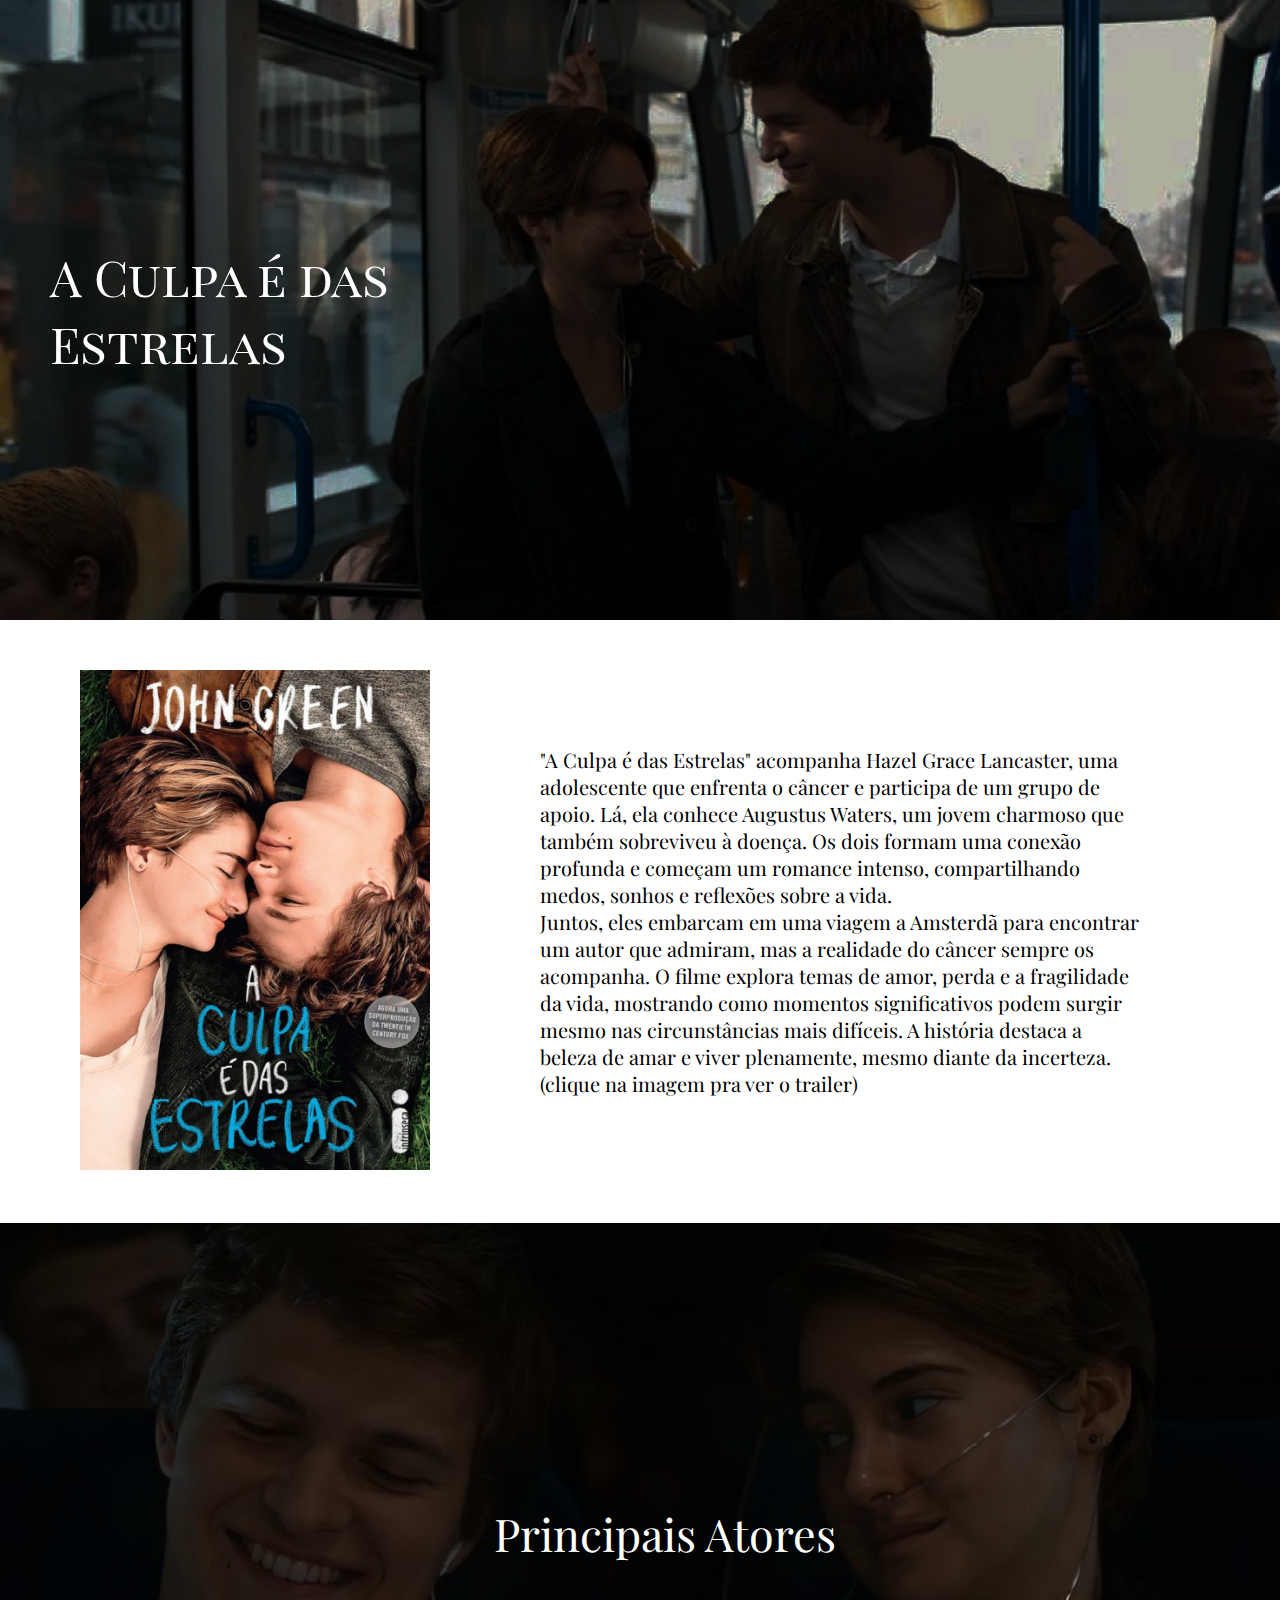
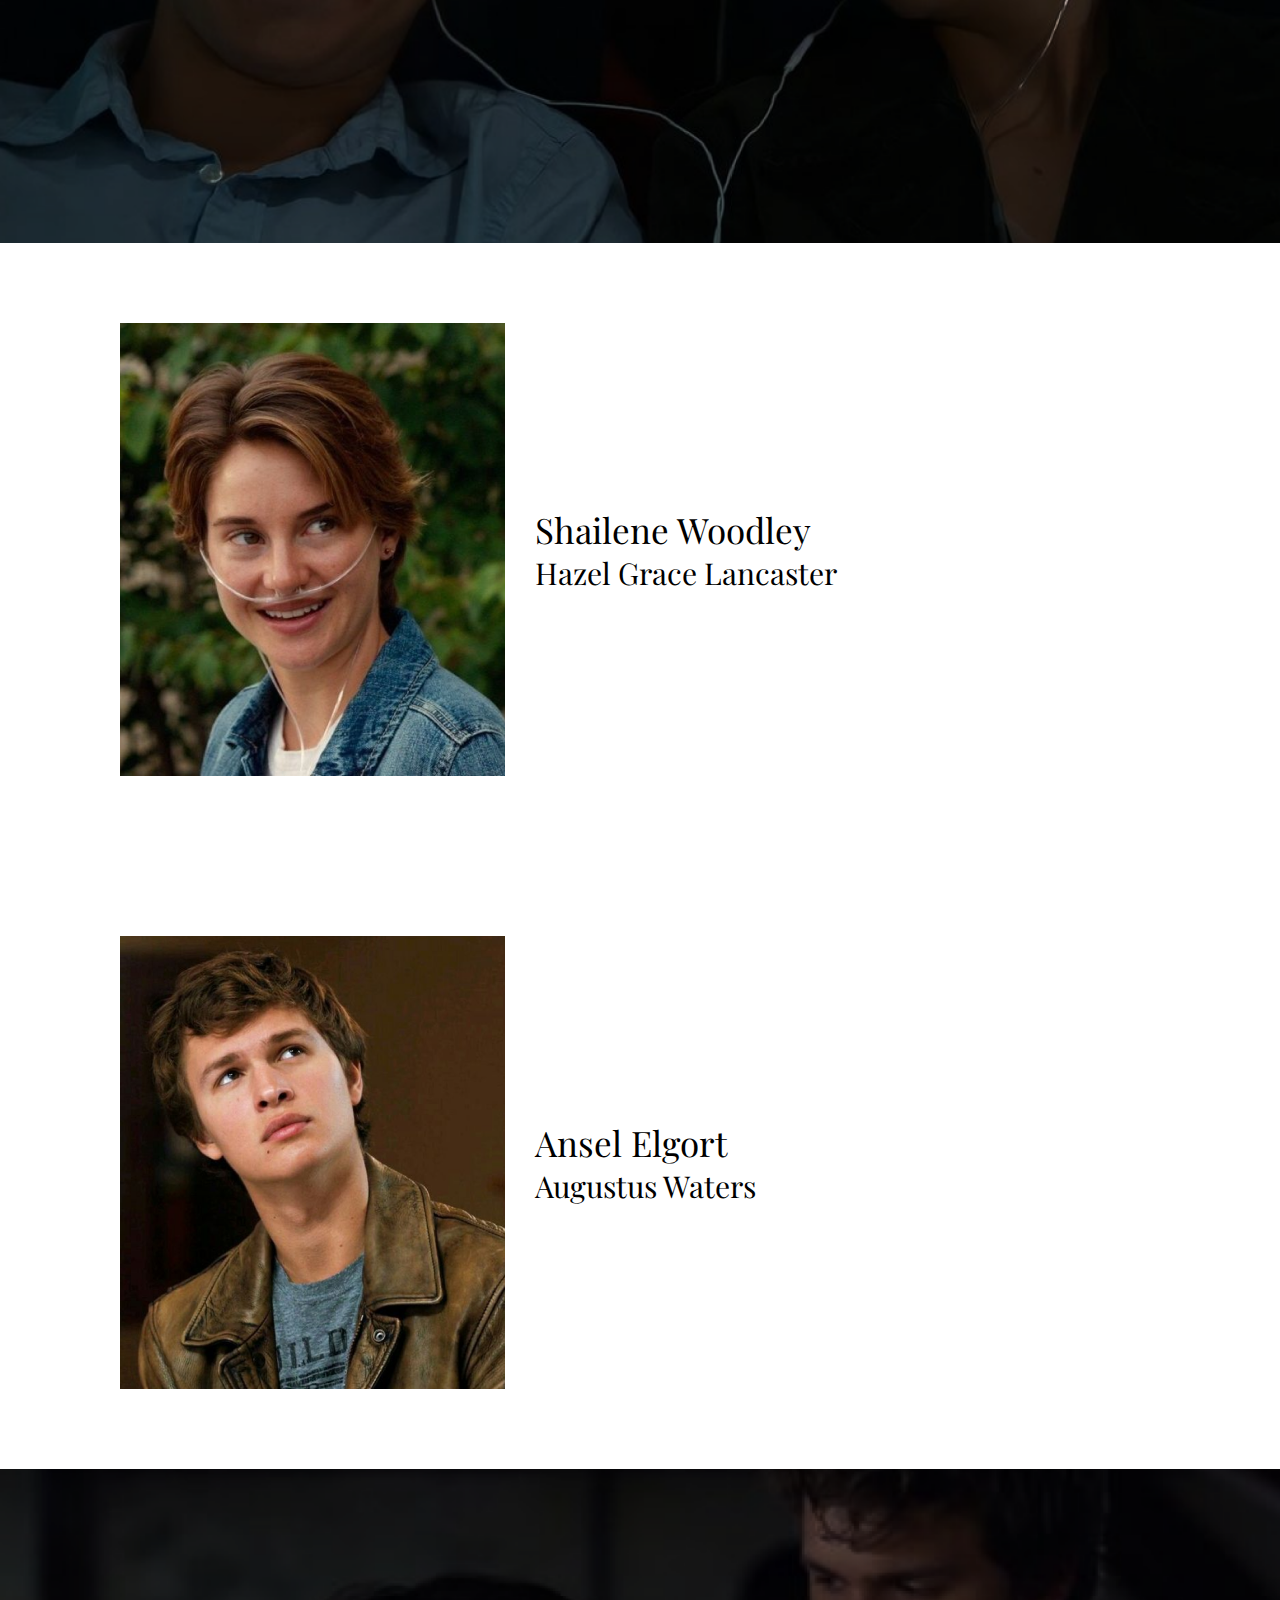
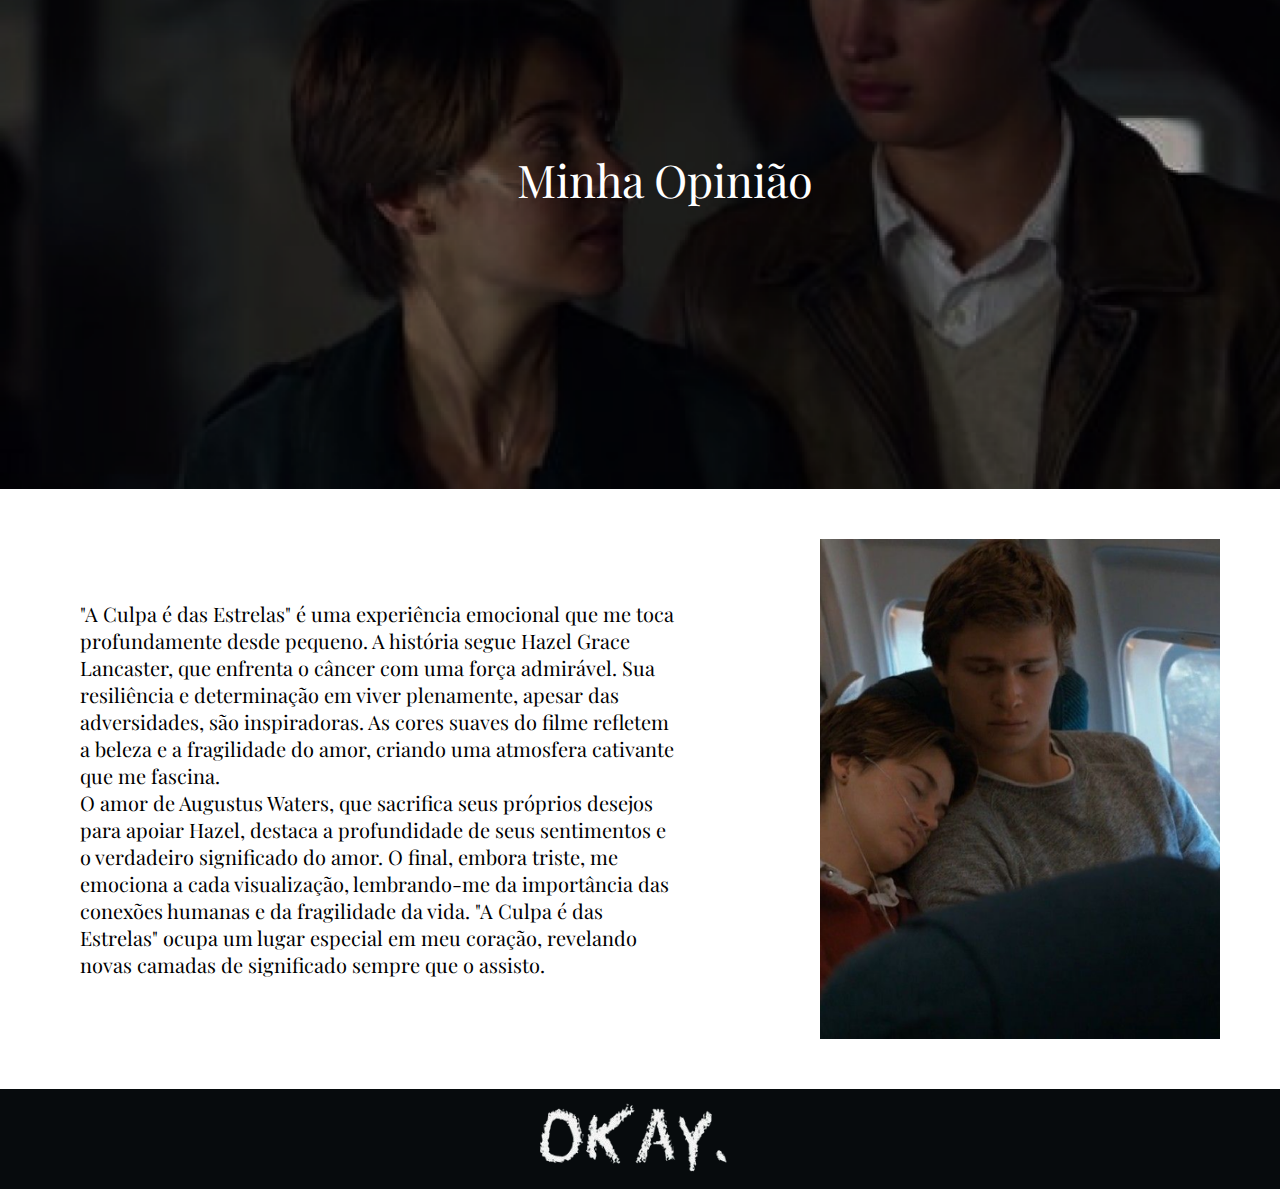
<file: EXERCICIO2/index.html>
<!DOCTYPE html>
<html lang="pt-BR">
<head>
    <meta charset="UTF-8">
    <meta name="viewport" content="width=device-width, initial-scale=1.0">
    <title>A culpa é das estrelas</title>
    <link rel="stylesheet" href="estilo.css">
</head>
<body>
    
    <section class="inicio">
        <h1>A Culpa é das <br> Estrelas</h1>
    </section>

    <div class="partedois">
        <button onclick="window.location.href = 'https://youtu.be/lFOOZJ1UChg?si=W7iIDX0BdiDbwx5H';">
        <img src="/EXERCICIO2/imgs/capa do filme.png" alt="" class="capa"></button>
        <p class="text">"A Culpa é das Estrelas" acompanha Hazel Grace Lancaster, uma adolescente que enfrenta o câncer e participa de um grupo de apoio. Lá, ela conhece Augustus Waters, um jovem charmoso que também sobreviveu à doença. Os dois formam uma conexão profunda e começam um romance intenso, compartilhando medos, sonhos e reflexões sobre a vida. <br>
            Juntos, eles embarcam em uma viagem a Amsterdã para encontrar um autor que admiram, mas a realidade do câncer sempre os acompanha. O filme explora temas de amor, perda e a fragilidade da vida, mostrando como momentos significativos podem surgir mesmo nas circunstâncias mais difíceis. A história destaca a beleza de amar e viver plenamente, mesmo diante da incerteza. (clique na imagem pra ver o trailer)</p>
    </div>

    <section class="inicio2">
        <h2>Principais Atores</h2>
    </section>

    <div class="caixa">
        <img src="/EXERCICIO2/imgs/hazel.png" alt="" class="foto">
        <div class="texts">
        <p class="autor">Shailene Woodley </p>
        <p class="nome">Hazel Grace Lancaster</p></div>
    </div>

    <div class="caixa">
        <img src="/EXERCICIO2/imgs/august.png" alt="" class="foto">
        <div class="texts">
        <p class="autor">Ansel Elgort  </p>
        <p class="nome">Augustus Waters</p></div>
    </div>

    <section class="inicio3">
        <h2>Minha Opinião</h2>
    </section>

    <div class="partedois">
        <p class="text2">"A Culpa é das Estrelas" é uma experiência emocional que me toca profundamente desde pequeno. A história segue Hazel Grace Lancaster, que enfrenta o câncer com uma força admirável. Sua resiliência e determinação em viver plenamente, apesar das adversidades, são inspiradoras. As cores suaves do filme refletem a beleza e a fragilidade do amor, criando uma atmosfera cativante que me fascina.
            <br>O amor de Augustus Waters, que sacrifica seus próprios desejos para apoiar Hazel, destaca a profundidade de seus sentimentos e o verdadeiro significado do amor. O final, embora triste, me emociona a cada visualização, lembrando-me da importância das conexões humanas e da fragilidade da vida. "A Culpa é das Estrelas" ocupa um lugar especial em meu coração, revelando novas camadas de significado sempre que o assisto.</p>
            <img src="/EXERCICIO2/imgs/casal.png" alt="" class="casal">
    </div>

    <footer>
        <img src="/EXERCICIO2/imgs/okay.png" alt="" class="logo">
    </footer>
</body>
</html>
</file>
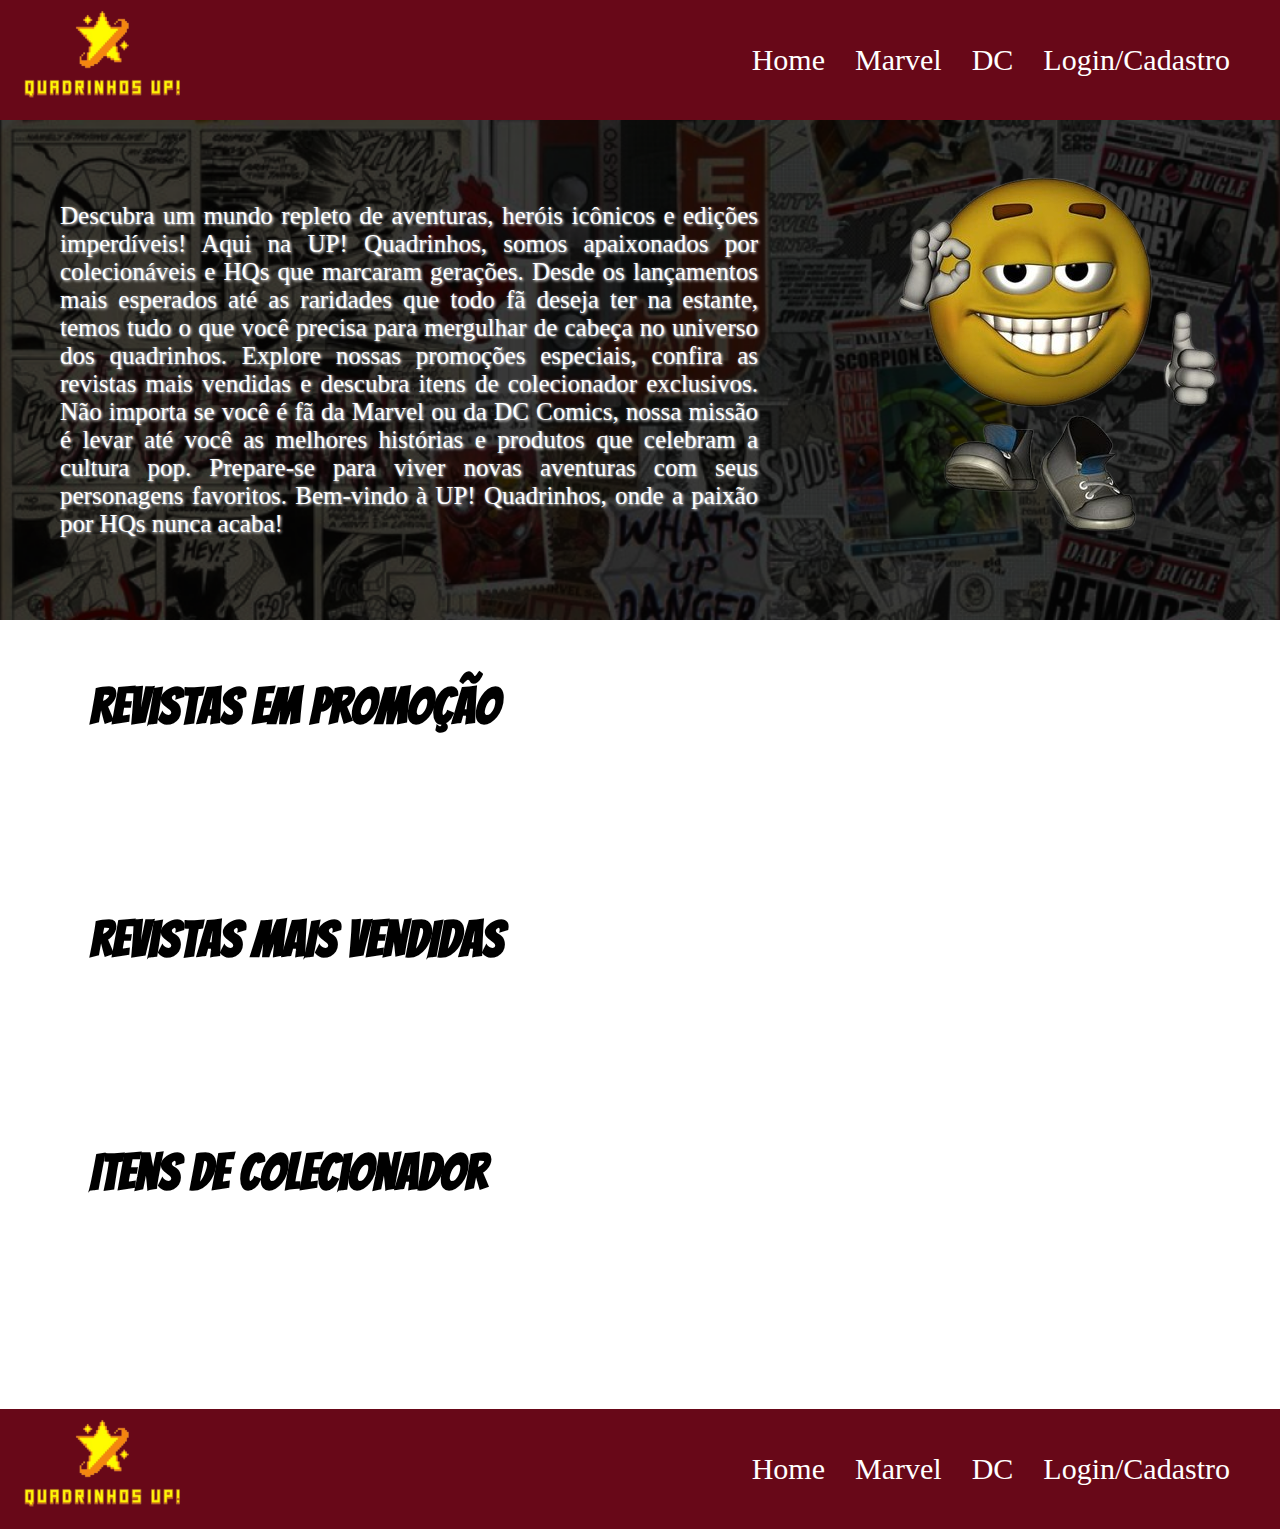
<file: EXERCICIO3/index.html>
<!DOCTYPE html>
<html lang="pt-br">
<head>
    <meta charset="UTF-8">
    <meta name="viewport" content="width=device-width, initial-scale=1.0">
    <title>Quadrinhos Up</title>
    <link rel="stylesheet" href="style.css">
    <script src="javascript.js"></script>
</head>
<body>
    <header class="top">

        <img src="/EXERCICIO3/imgs/logo.png" alt="" class="logo">

        <div class="teste2">
            <a href="index.html" class="botao">Home</a>
            <a href="marvel.html" class="botao">Marvel</a>
            <a href="dc.html" class="botao">DC</a>
            <a href="login.html" class="botao">Login/Cadastro</a>
        </div>
    </header>

    <section class="inicio">
        <p class="text">Descubra um mundo repleto de aventuras, heróis icônicos e edições imperdíveis! Aqui na UP! Quadrinhos, somos apaixonados por colecionáveis e HQs que marcaram gerações. Desde os lançamentos mais esperados até as raridades que todo fã deseja ter na estante, temos tudo o que você precisa para mergulhar de cabeça no universo dos quadrinhos.

            Explore nossas promoções especiais, confira as revistas mais vendidas e descubra itens de colecionador exclusivos. Não importa se você é fã da Marvel ou da DC Comics, nossa missão é levar até você as melhores histórias e produtos que celebram a cultura pop.
            
            Prepare-se para viver novas aventuras com seus personagens favoritos. Bem-vindo à UP! Quadrinhos, onde a paixão por HQs nunca acaba!</p>

        <img src="/EXERCICIO3/imgs/emoji-removebg-preview.png" alt="" class="emoji">
    </section>

        <h1 id="revistas" onclick="mostrarquadrinhos()"> Revistas em Promoção</h1>

    <div class="quadrinhos-container oculto" id="quadrinhos">

        <div class="quadrinho">
            <img src="/EXERCICIO3/imgs/image.png" alt="" class="quadrinho">
            <p class="titulo">Os Fabulosos X-Men: Edição
                Definitiva Vol. 2</p>
            <p class="subtitulo">R$ 220,90</p>
        </div>

        <div class="quadrinho">
            <img src="/EXERCICIO3/imgs/image.png" alt="" class="quadrinho">
            <p class="titulo">Os Fabulosos X-Men: Edição
                Definitiva Vol. 2</p>
            <p class="subtitulo">R$ 220,90</p>
        </div>

        <div class="quadrinho">
            <img src="/EXERCICIO3/imgs/image.png" alt="" class="quadrinho">
            <p class="titulo">Os Fabulosos X-Men: Edição
                Definitiva Vol. 2</p>
            <p class="subtitulo">R$ 220,90</p>
        </div>

        <div class="quadrinho">
            <img src="/EXERCICIO3/imgs/image.png" alt="" class="quadrinho">
            <p class="titulo">Os Fabulosos X-Men: Edição
                Definitiva Vol. 2</p>
            <p class="subtitulo">R$ 220,90</p>
        </div>

       
    </div>


    <h1 id="revistas2" onclick="mostrarquadrinhos2()"> Revistas MAIS VENDIDAS</h1>

    <div class="quadrinhos-container oculto" id="quadrinhos2">

        <div class="quadrinho">
            <img src="/EXERCICIO3/imgs/cebola.png" alt="" class="quadrinho">
            <p class="titulo">Cebolinha (2021)
                - 46</p>
            <p class="subtitulo">R$ 4,40</p>
        </div>

        <div class="quadrinho">
            <img src="/EXERCICIO3/imgs/piece.png" alt="" class="quadrinho">
            <p class="titulo">One Piece 3 Em 
                1 Vol. 7</p>
            <p class="subtitulo">R$ 28,15</p>
        </div>

        <div class="quadrinho">
            <img src="/EXERCICIO3/imgs/parodia.png" alt="" class="quadrinho">
            <p class="titulo">Grandes Paródias Turma Da Mônica: 
                Chico Bento - Um Peixe</p>
            <p class="subtitulo">R$ 49,90</p>
        </div>

        <div class="quadrinho">
            <img src="/EXERCICIO3/imgs/cebora.png" alt="" class="quadrinho">
            <p class="titulo">Cebolinha (2021)
                - 42</p>
            <p class="subtitulo">R$ 4,40</p>
        </div>
    </div>

    <h1 id="revistas3" onclick="mostrarquadrinhos3()">Itens de colecionador</h1>

    <div class="quadrinhos-container oculto" id="quadrinhos3">

        <div class="quadrinho">
            <img src="/EXERCICIO3/imgs/i1.png" alt="" class="quadrinho">
            <p class="titulo">Kit FIFA WORLD CLASS 2024 - 
                Álbum Capa cartão + 60 envelopes</p>
            <p class="subtitulo">R$ 303,91</p>
        </div>

        <div class="quadrinho">
            <img src="/EXERCICIO3/imgs/i2.png" alt="" class="quadrinho">
            <p class="titulo">FIFA WORLD CLASS 2024 - 
                Álbum Capa Cartão</p>
            <p class="subtitulo">R$ 19,90</p>
        </div>

        <div class="quadrinho">
            <img src="/EXERCICIO3/imgs/i3.png" alt="" class="quadrinho">
            <p class="titulo">Kit PALMEIRAS- Álbum Capa Cartão
                + 60 envelopes + Pôster</p>
            <p class="subtitulo">R$ 311,26</p>
        </div>

        <div class="quadrinho">
            <img src="/EXERCICIO3/imgs/i4.png" alt="" class="quadrinho">
            <p class="titulo">NFL 2025 - Álbum Capa Cartão
                + 40 Envelopes</p>
            <p class="subtitulo">R$ 208,91</p>
        </div>
    </div>

    <footer>

        <img src="/EXERCICIO3/imgs/logo.png" alt="" class="logo">

        <div class="teste2">
            <a href="index.html" class="botao">Home</a>
            <a href="marvel.html" class="botao">Marvel</a>
            <a href="dc.html" class="botao">DC</a>
            <a href="login.html" class="botao">Login/Cadastro</a>
        </div>
    </footer>
</body>
</html>
</file>
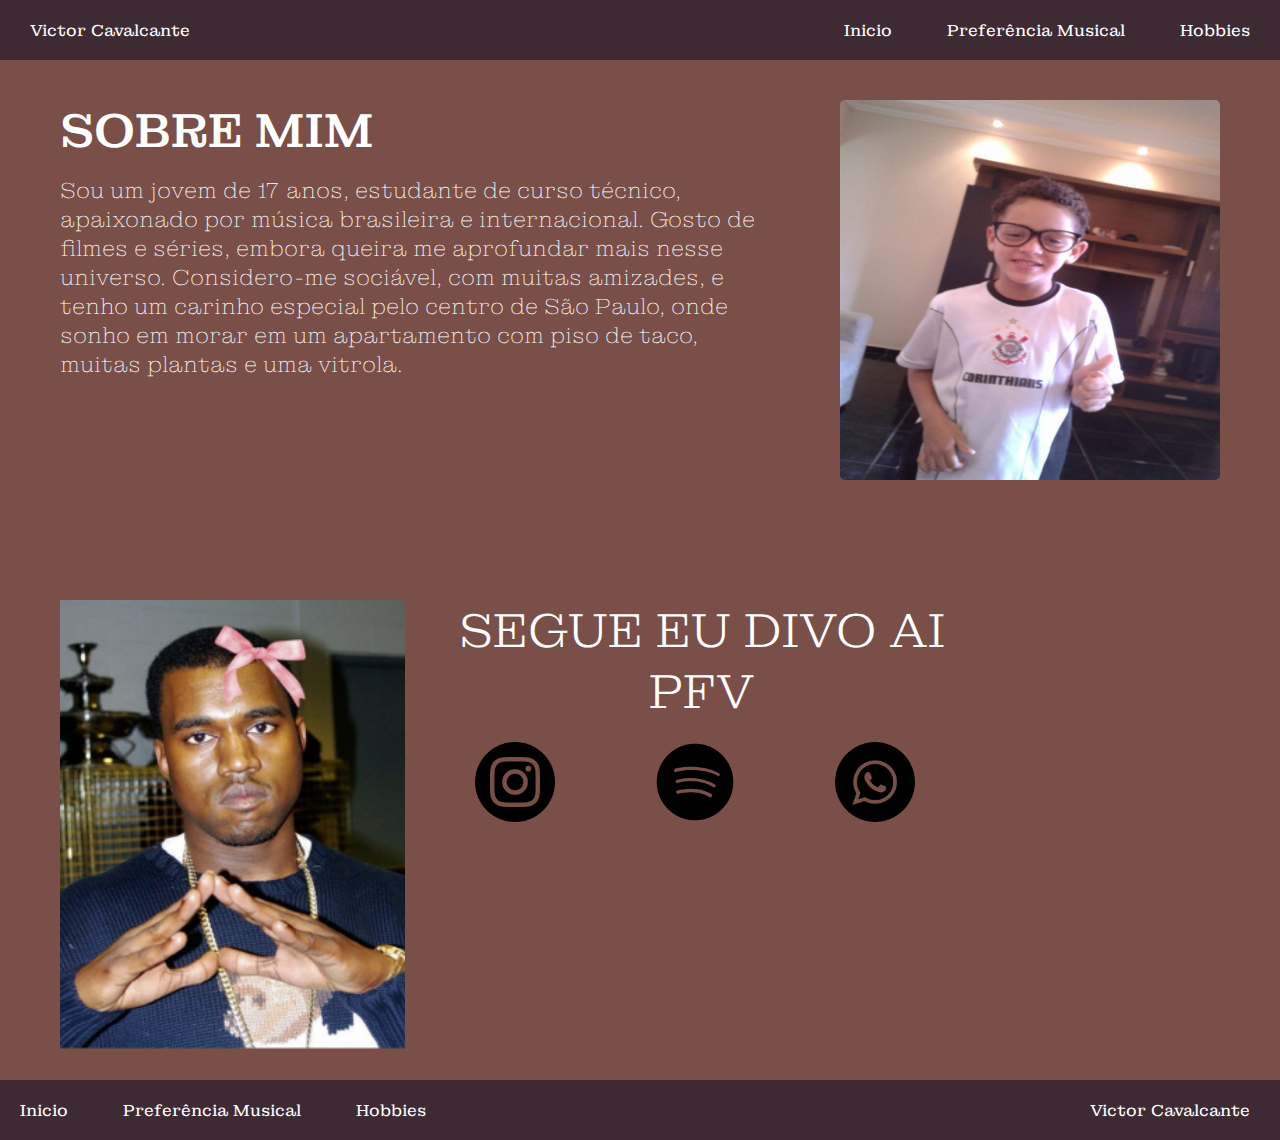
<file: EXERCICIO1/index1.html>
<!DOCTYPE html>
<html lang="pt-BR">
<head>
    <meta charset="UTF-8">
    <meta name="viewport" content="width=device-width, initial-scale=1.0">
    <title>Victor Cavalcante</title>
    <link rel="stylesheet" href="estilo1.css">
</head>
<body>
        <header class="container">
            <p class="nome">Victor Cavalcante</p>
            
            <nav class="menu">
            <a href="index1.html" > Inicio</a> 
            <a href="index2.html" > Preferência Musical</a>
            <a href="index3.html" > Hobbies</a> </nav>
        </header>

        <section class="inicio">
            <div class="texto">
                <p class="titulo">SOBRE MIM</p>
                <p class="sobre">Sou um jovem de 17 anos, estudante de curso técnico, apaixonado por música brasileira e internacional. Gosto de filmes e séries, embora queira me aprofundar mais nesse universo. Considero-me sociável, com muitas amizades, e tenho um carinho especial pelo centro de São Paulo, onde sonho em morar em um apartamento com piso de taco, muitas plantas e uma vitrola.</p></div>
            <img src="/EXERCICIOS1/imgs/curintia.jpeg" alt="gavião" class="curintia">
        </section>

        <section class="outraparte">
            <img src="/EXERCICIOS1/imgs/kanye.png" alt="" class="kanye">

            <div class="tudo">
            <h2>SEGUE EU DIVO AI PFV</h2>

            <div class="segue icones">
    
                <div class="redes">
                <a href="https://www.instagram.com/viccavalcant3?igsh=MTZqeGxsenczdHg0Nw==" target="_blank"> 
                <img src="/EXERCICIOS1/imgs/inst.png" alt="" class="rede"></a>
                </div>

                    <div class="redes">
                    <a href="https://open.spotify.com/user/21s66ktgi4boge2h5unwo4sky?si=oXditnZXRq-pj_GMCgOVKQ" target="_blank"> 
                    <img src="/EXERCICIOS1/imgs/spo.png" alt="" class="rede"></a>
                    </div>

                        <div class="redes">
                        <a href="https://wa.me/qr/P36YOTQWJ6OAO1" target="_blank"> 
                        <img src="/EXERCICIOS1/imgs/zap__1_-removebg-preview (1).png" alt="" class="rede"></a></div>
                        </div>
            </div>
        </section>

        <header class="container">
            <nav class="menu">
            <a href="index1.html" > Inicio</a> 
            <a href="index2.html" > Preferência Musical</a>
            <a href="index3.html" > Hobbies</a> </nav>
            <p class="nome">Victor Cavalcante</p>
        </header>
        
            
            
</body>
</html>
</file>
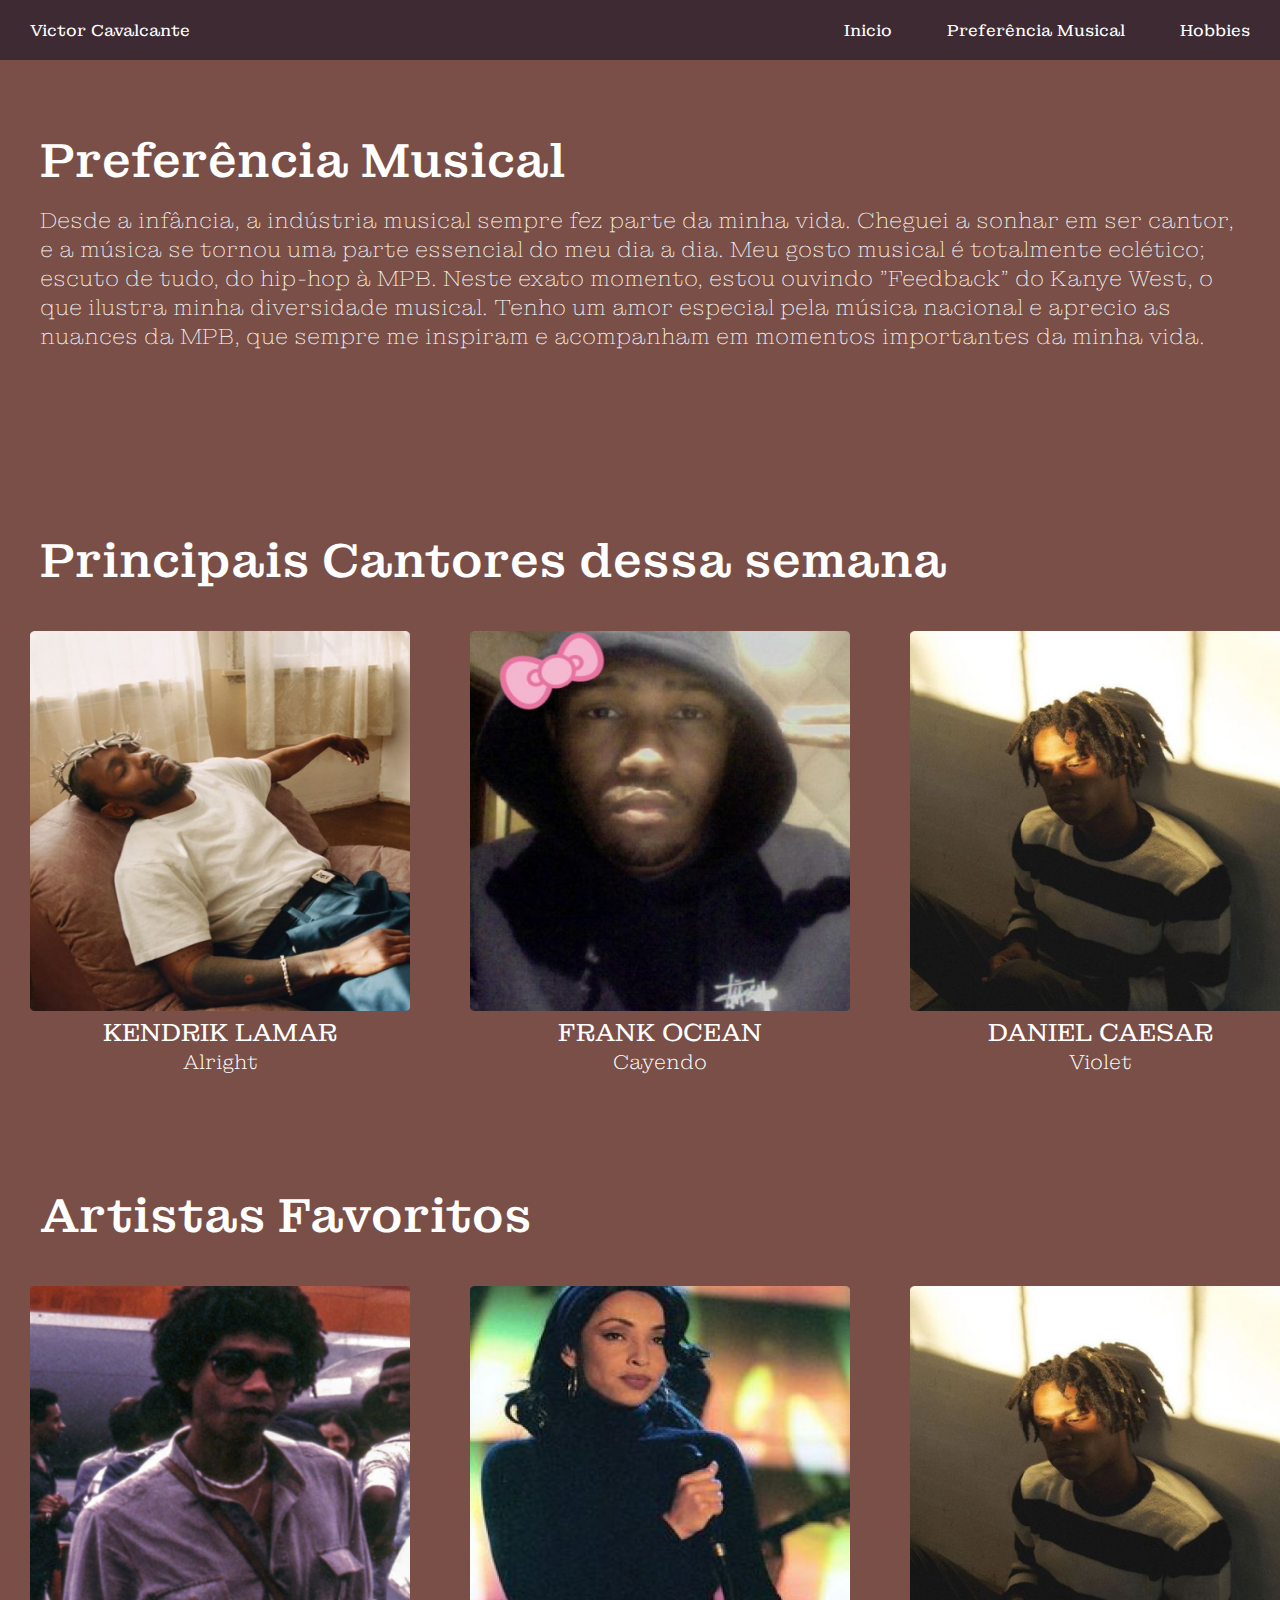
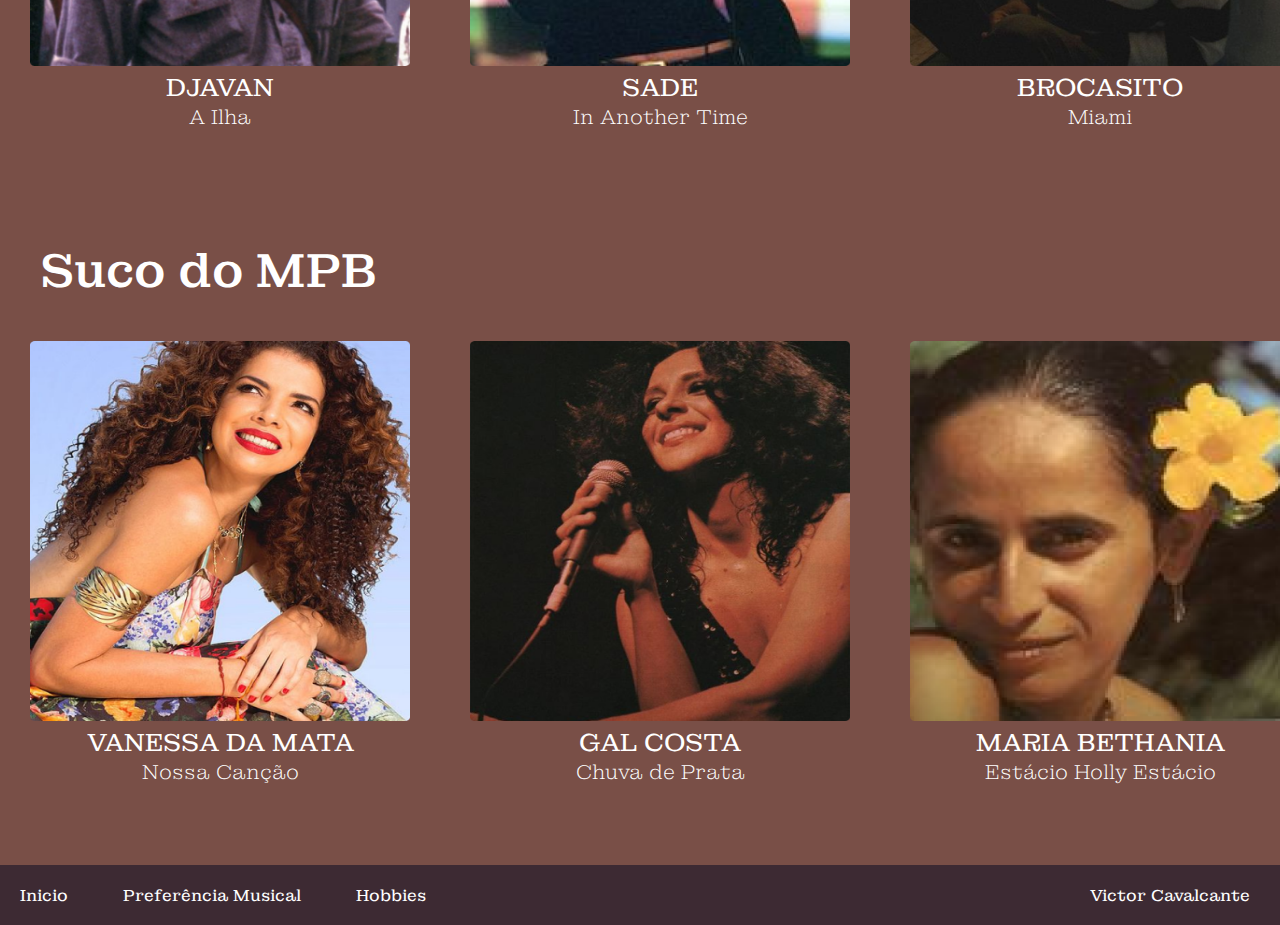
<file: EXERCICIO1/index2.html>
<!DOCTYPE html>
<html lang="pt-BR">
<head>
    <meta charset="UTF-8">
    <meta name="viewport" content="width=device-width, initial-scale=1.0">
    <title>Victor Cavalcante</title>
    <link rel="stylesheet" href="estilo2.css">
</head>
<body>
        <header class="container">
            <p class="nome">Victor Cavalcante</p>
            
            <nav class="menu">
            <a href="index1.html" > Inicio</a> 
            <a href="index2.html" > Preferência Musical</a>
            <a href="index3.html" > Hobbies</a> </nav>

        </header>

        <section class="inicio">
            <div class="texto">
                <p class="titulo">Preferência Musical</p>
                <p class="sobre">Desde a infância, a indústria musical sempre fez parte da minha vida. Cheguei a sonhar em ser cantor, e a música se tornou uma parte essencial do meu dia a dia. Meu gosto musical é totalmente eclético; escuto de tudo, do hip-hop à MPB. Neste exato momento, estou ouvindo "Feedback" do Kanye West, o que ilustra minha diversidade musical. Tenho um amor especial pela música nacional e aprecio as nuances da MPB, que sempre me inspiram e acompanham em momentos importantes da minha vida.</p></div>
        </section>

        <section class="cantores">
            <p class="titulo">Principais Cantores dessa semana</p>

            <div class="caixas">
                <div class="caixa">
                <img src="/EXERCICIOS1/imgs/cantores/kendrik.png" alt="" class="artista">
                <p class="nomecantor">KENDRIK LAMAR</p>
                <p class="music">Alright</p></div>

                <div class="caixa">
                <img src="/EXERCICIOS1/imgs/cantores/frank.png" alt="" class="artista">
                <p class="nomecantor">FRANK OCEAN</p>
                <p class="music">Cayendo</p></div>

                <div class="caixa">
                <img src="/EXERCICIOS1/imgs/cantores/daniel.png" alt="" class="artista">
                <p class="nomecantor">DANIEL CAESAR</p>
                <p class="music">Violet</p></div> </div>


            <p class="titulo">Artistas Favoritos</p>
            

            <div class="caixas">
                <div class="caixa">
                <img src="/EXERCICIOS1/imgs/cantores/djavan.png" alt="" class="artista">
                <p class="nomecantor">DJAVAN</p>
                <p class="music">A Ilha</p></div>
                
                <div class="caixa">
                <img src="/EXERCICIOS1/imgs/cantores/sade.png" alt="" class="artista">
                <p class="nomecantor">SADE</p>
                <p class="music">In Another Time</p></div>
                
                <div class="caixa">
                <img src="/EXERCICIOS1/imgs/cantores/daniel.png" alt="" class="artista">
                <p class="nomecantor">BROCASITO</p>
                <p class="music">Miami</p></div> </div>

            <p class="titulo">Suco do MPB</p>

            <div class="caixas">
                <div class="caixa">
                <img src="/EXERCICIOS1/imgs/cantores/vanessa.png" alt="" class="artista">
                <p class="nomecantor">VANESSA DA MATA</p>
                <p class="music"> Nossa Canção</p></div>
                    
                <div class="caixa">
                <img src="/EXERCICIOS1/imgs/cantores/gal.png" alt="" class="artista">
                <p class="nomecantor">GAL COSTA</p>
                <p class="music">Chuva de Prata</p></div>
                    
                <div class="caixa">
                <img src="/EXERCICIOS1/imgs/cantores/bethania.png" alt="" class="artista">
                <p class="nomecantor">MARIA BETHANIA</p>
                <p class="music">Estácio Holly Estácio</p></div> </div>
           
        </section>

        <header class="container">
            <nav class="menu">
            <a href="index1.html" > Inicio</a> 
            <a href="index2.html" > Preferência Musical</a>
            <a href="index3.html" > Hobbies</a> </nav>
            <p class="nome">Victor Cavalcante</p>
        </header>
 
</body>
</html>
</file>
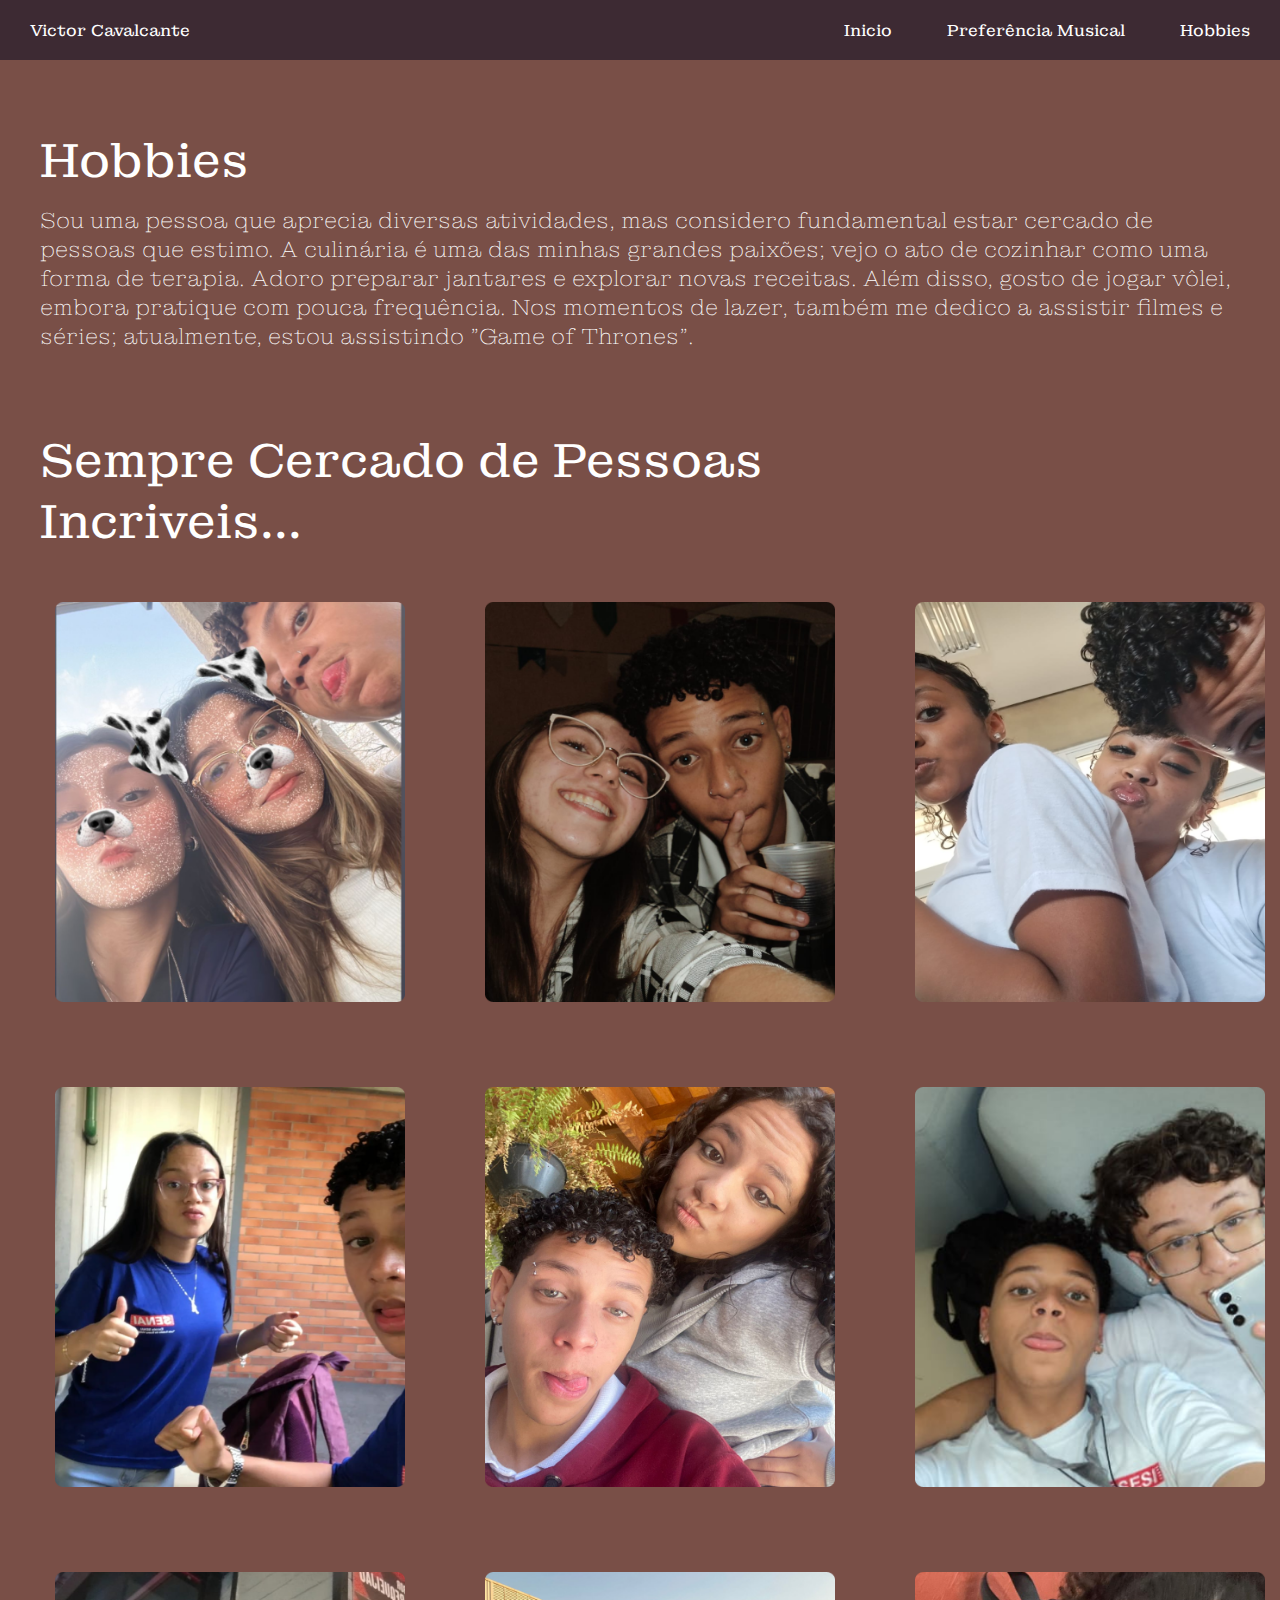
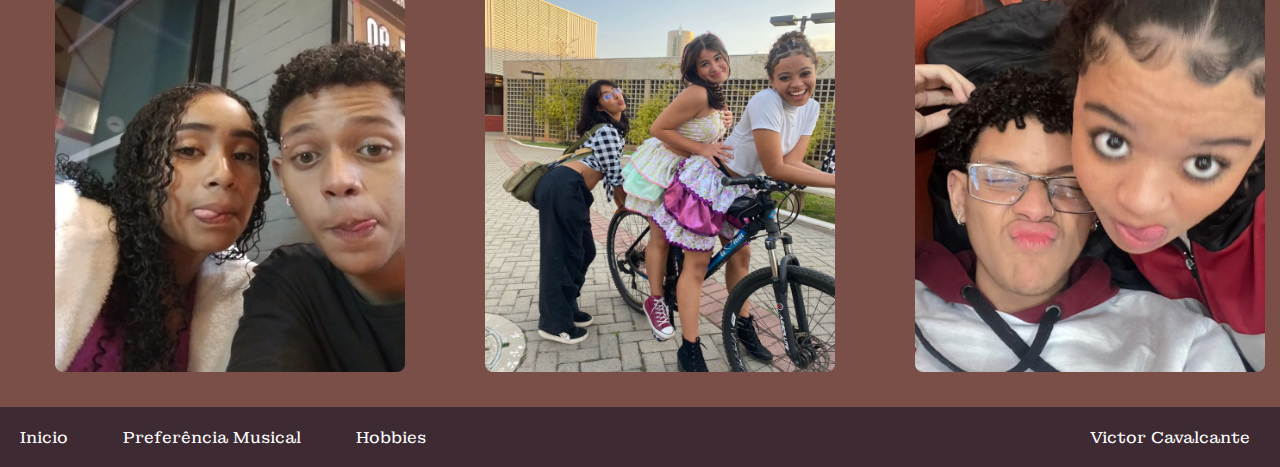
<file: EXERCICIO1/index3.html>
<!DOCTYPE html>
<html lang="pt-BR">
<head>
    <meta charset="UTF-8">
    <meta name="viewport" content="width=device-width, initial-scale=1.0">
    <title>Victor Cavalcante</title>
    <link rel="stylesheet" href="estilo3.css">
</head>
<body>
        <header class="container">
            <p class="nome">Victor Cavalcante</p>
            
            <nav class="menu">
            <a href="index1.html" > Inicio</a> 
            <a href="index2.html" > Preferência Musical</a>
            <a href="index3.html" > Hobbies</a> </nav>

        </header>

        <section class="inicio">
            <div class="texto">
                <p class="titulo">Hobbies</p>
                <p class="sobre">Sou uma pessoa que aprecia diversas atividades, mas considero fundamental estar cercado de pessoas que estimo. A culinária é uma das minhas grandes paixões; vejo o ato de cozinhar como uma forma de terapia. Adoro preparar jantares e explorar novas receitas. Além disso, gosto de jogar vôlei, embora pratique com pouca frequência. Nos momentos de lazer, também me dedico a assistir filmes e séries; atualmente, estou assistindo "Game of Thrones".</p></div>
        </section>

        <section class="cantores">
            <p class="titulo">Sempre Cercado de Pessoas <br> Incriveis...</p>
        
       

        <div class="caixas">
            <div class="caixa">
            <img src="/EXERCICIOS1/imgs/amigos/image.png" alt="" class="amigos"></div>

            <div class="caixa">
            <img src="/EXERCICIOS1/imgs/amigos/image (1).png" alt="" class="amigos"></div>

            <div class="caixa">
            <img src="/EXERCICIOS1/imgs/amigos/image (2).png" alt="" class="amigos"></div> </div> 


        <div class="caixas">
            <div class="caixa">
            <img src="/EXERCICIOS1/imgs/amigos/image (3).png" alt="" class="amigos"></div>
    
            <div class="caixa">
            <img src="/EXERCICIOS1/imgs/amigos/image (4).png" alt="" class="amigos"></div>
    
            <div class="caixa">
            <img src="/EXERCICIOS1/imgs/amigos/image (5).png" alt="" class="amigos"></div> </div> 

        <div class="caixas">
            <div class="caixa">
            <img src="/EXERCICIOS1/imgs/amigos/image (6).png" alt="" class="amigos"></div>
        
            <div class="caixa">
            <img src="/EXERCICIOS1/imgs/amigos/image (7).png" alt="" class="amigos"></div>
        
            <div class="caixa">
            <img src="/EXERCICIOS1/imgs/amigos/image 2.png" alt="" class="amigos"></div> </div> 
        </section>

        <header class="container">
            <nav class="menu">
            <a href="index1.html" > Inicio</a> 
            <a href="index2.html" > Preferência Musical</a>
            <a href="index3.html" > Hobbies</a> </nav>
            <p class="nome">Victor Cavalcante</p>
        </header>





</body>
</html>
</file>
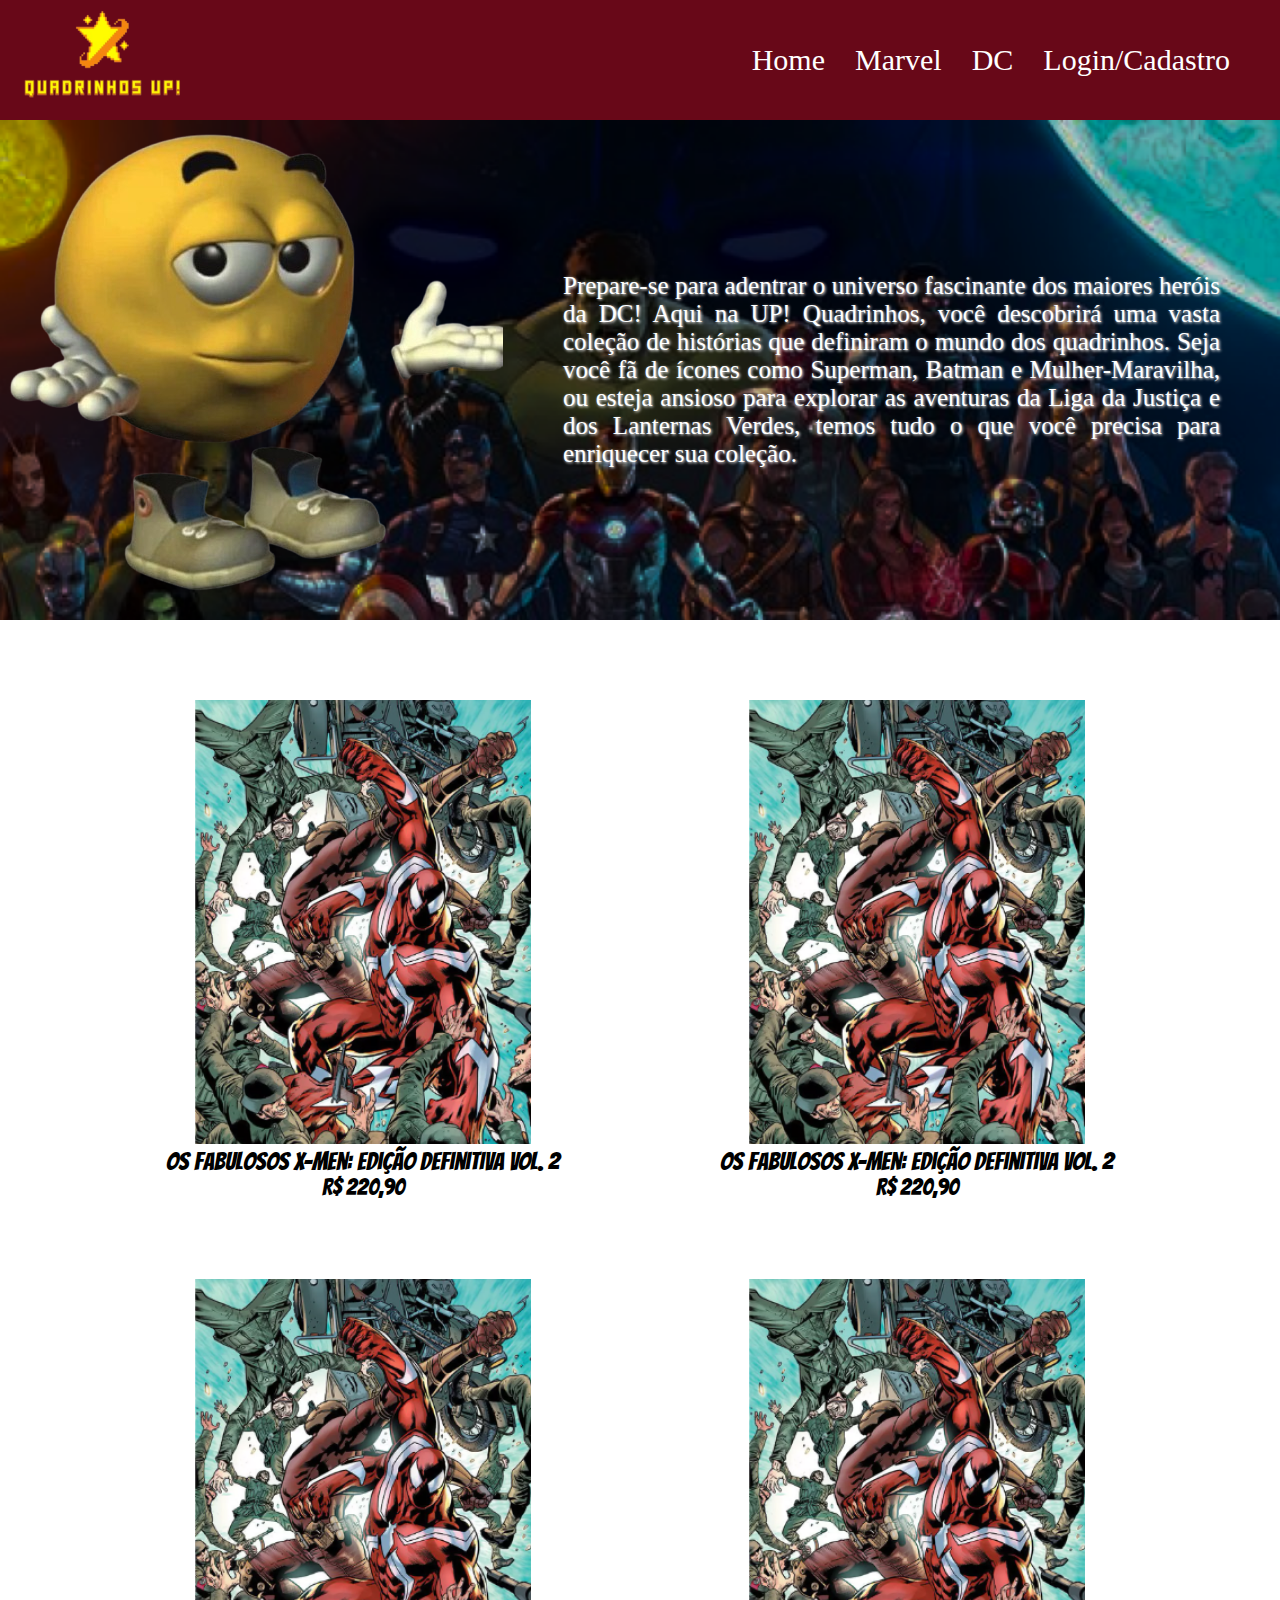
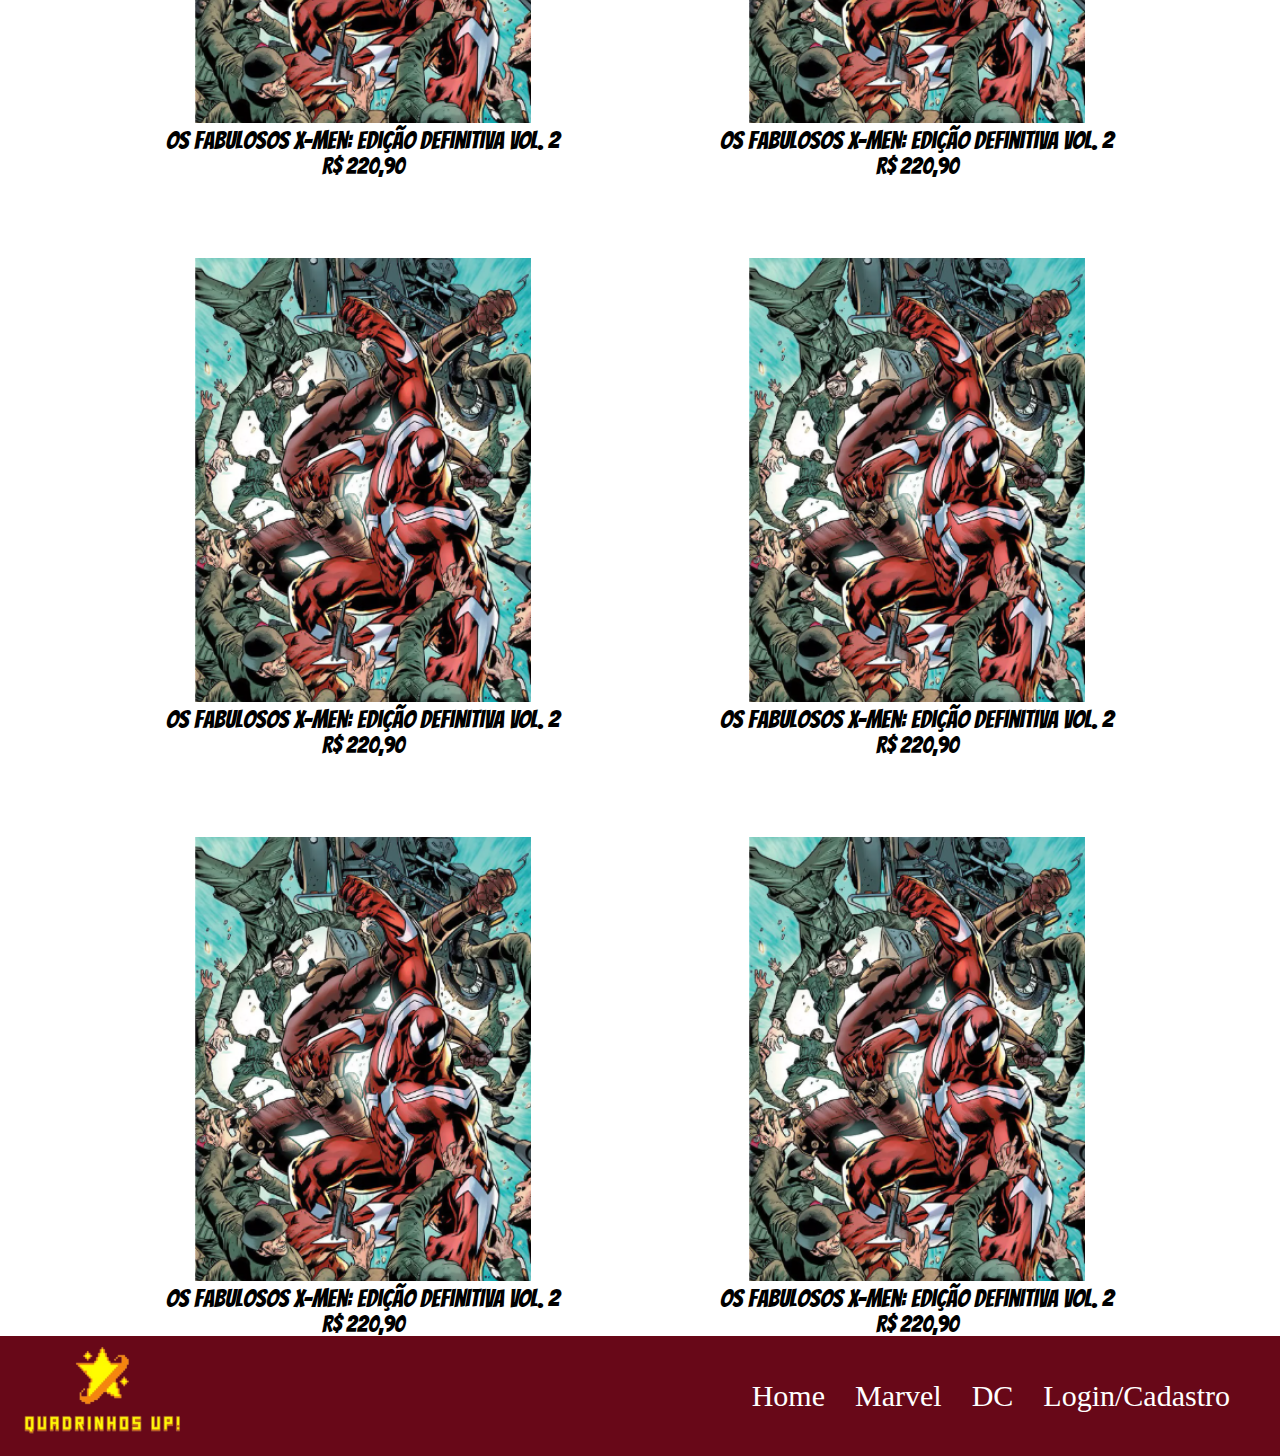
<file: EXERCICIO3/dc.html>
<!DOCTYPE html>
<html lang="en">
<head>
    <meta charset="UTF-8">
    <meta name="viewport" content="width=device-width, initial-scale=1.0">
    <title>Quadrinhos Up</title>
    <link rel="stylesheet" href="marvel.css">
</head>
<body>
    <header class="top">

        <img src="/EXERCICIO3/imgs/logo.png" alt="" class="logo">

        <div class="teste2">
            <a href="index.html" class="botao">Home</a>
            <a href="marvel.html" class="botao">Marvel</a>
            <a href="dc.html" class="botao">DC</a>
            <a href="login.html" class="botao">Login/Cadastro</a>
        </div>
    </header>

    <section class="inicio">
         <img src="/EXERCICIO3/imgs/image-removebg-preview (17).png" alt="" class="emoji">

        <p class="text">Prepare-se para adentrar o universo fascinante dos maiores heróis da DC! Aqui na UP! Quadrinhos, você descobrirá uma vasta coleção de histórias que definiram o mundo dos quadrinhos. Seja você fã de ícones como Superman, Batman e Mulher-Maravilha, ou esteja ansioso para explorar as aventuras da Liga da Justiça e dos Lanternas Verdes, temos tudo o que você precisa para enriquecer sua coleção.</p>
    </section>

    <div class="caixas">
        <div class="caixa">
            <img src="/EXERCICIO3/imgs/image.png" alt="" class="img">
            <p class="titulo">Os Fabulosos X-Men: Edição
                Definitiva Vol. 2</p>
            <p class="subtitulo">R$ 220,90</p>
        </div>
        <div class="caixa">
            <img src="/EXERCICIO3/imgs/image.png" alt="" class="img">
            <p class="titulo">Os Fabulosos X-Men: Edição
                Definitiva Vol. 2</p>
            <p class="subtitulo">R$ 220,90</p>
        </div></div>



        <div class="caixas2">
        <div class="caixa2">
            <img src="/EXERCICIO3/imgs/image.png" alt="" class="img">
            <p class="titulo">Os Fabulosos X-Men: Edição
                Definitiva Vol. 2</p>
            <p class="subtitulo">R$ 220,90</p>
        </div>
        <div class="caixa2">
            <img src="/EXERCICIO3/imgs/image.png" alt="" class="img">
            <p class="titulo">Os Fabulosos X-Men: Edição
                Definitiva Vol. 2</p>
            <p class="subtitulo">R$ 220,90</p>
        </div></div>

        <div class="caixas2">
            <div class="caixa2">
                <img src="/EXERCICIO3/imgs/image.png" alt="" class="img">
                <p class="titulo">Os Fabulosos X-Men: Edição
                    Definitiva Vol. 2</p>
                <p class="subtitulo">R$ 220,90</p>
            </div>
            <div class="caixa2">
                <img src="/EXERCICIO3/imgs/image.png" alt="" class="img">
                <p class="titulo">Os Fabulosos X-Men: Edição
                    Definitiva Vol. 2</p>
                <p class="subtitulo">R$ 220,90</p>
            </div></div>
            <div class="caixas2">
                <div class="caixa2">
                    <img src="/EXERCICIO3/imgs/image.png" alt="" class="img">
                    <p class="titulo">Os Fabulosos X-Men: Edição
                        Definitiva Vol. 2</p>
                    <p class="subtitulo">R$ 220,90</p>
                </div>
                <div class="caixa2">
                    <img src="/EXERCICIO3/imgs/image.png" alt="" class="img">
                    <p class="titulo">Os Fabulosos X-Men: Edição
                        Definitiva Vol. 2</p>
                    <p class="subtitulo">R$ 220,90</p>
                </div></div>

                <header class="top">

                    <img src="/EXERCICIO3/imgs/logo.png" alt="" class="logo">
            
                    <div class="teste2">
                        <a href="index.html" class="botao">Home</a>
                        <a href="marvel.html" class="botao">Marvel</a>
                        <a href="dc.html" class="botao">DC</a>
                        <a href="login.html" class="botao">Login/Cadastro</a>
                    </div>
                </header>
        
    



</body>
</html>
</file>
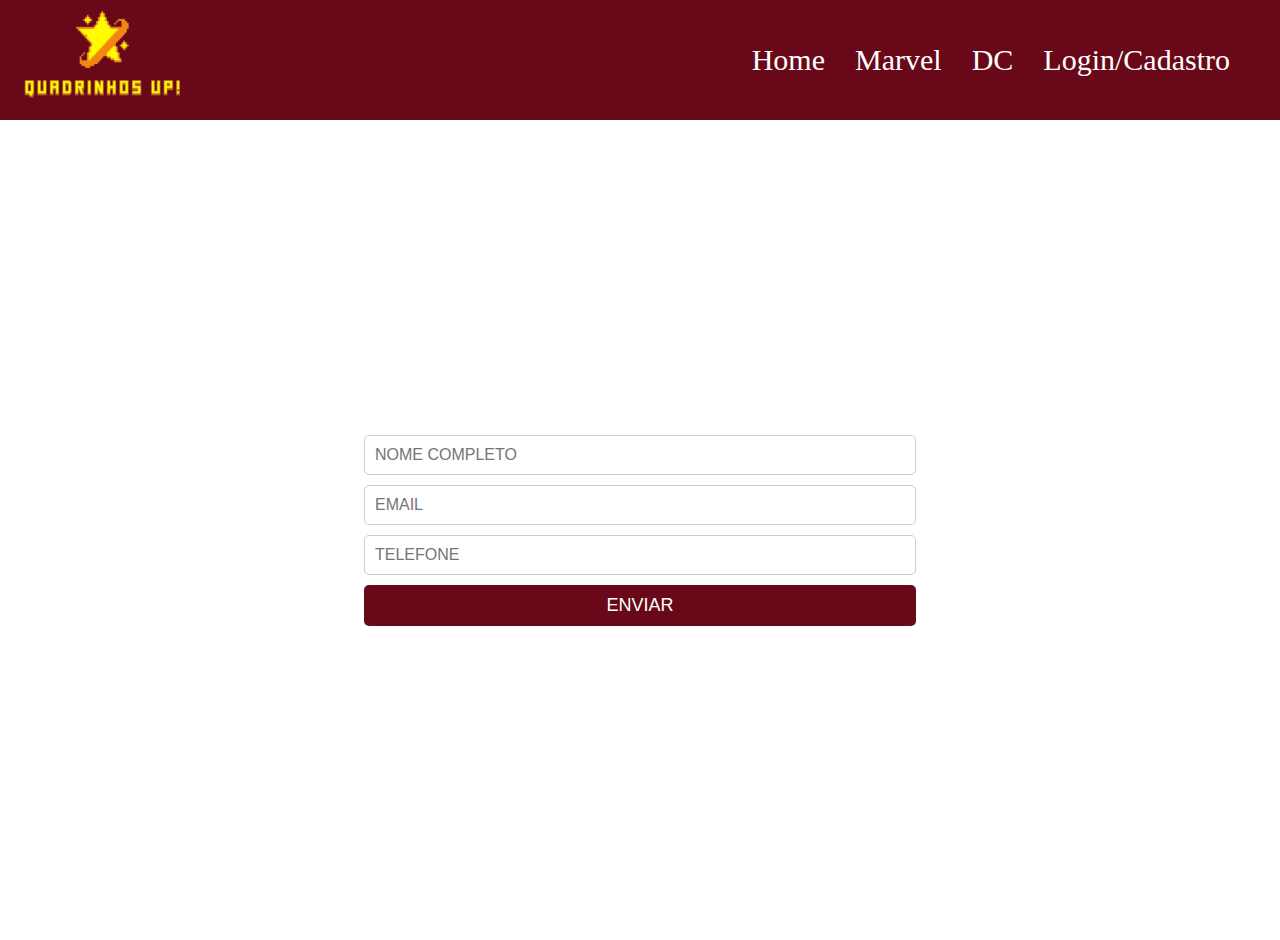
<file: EXERCICIO3/login.html>
<!DOCTYPE html>
<html lang="en">
<head>
    <meta charset="UTF-8">
    <meta name="viewport" content="width=device-width, initial-scale=1.0">
    <title>Quadrinhos Up - Login</title>
    <link rel="stylesheet" href="login.css">
</head>
<body>
    <header class="top">

        <img src="/EXERCICIO3/imgs/logo.png" alt="Logo" class="logo">

        <div class="teste2">
            <a href="index.html" class="botao">Home</a>
            <a href="marvel.html" class="botao">Marvel</a>
            <a href="dc.html" class="botao">DC</a>
            <a href="login.html" class="botao">Login/Cadastro</a>
        </div>
    </header>

    <div class="inicio">
        <div class="texts">
            <input type="text" placeholder="NOME COMPLETO" required>
            <input type="email" placeholder="EMAIL" required>
            <input type="tel" placeholder="TELEFONE" required>
            <button class="enviar" onclick="enviarDados()">ENVIAR</button>
        </div>
    </div>

    <script>
        function enviarDados() {
            // Exibe um alerta de sucesso
            alert("Dados cadastrados com sucesso!");
            // Redireciona para a página inicial
            window.location.href = "index.html";
        }
    </script>
</body>
</html>
</file>
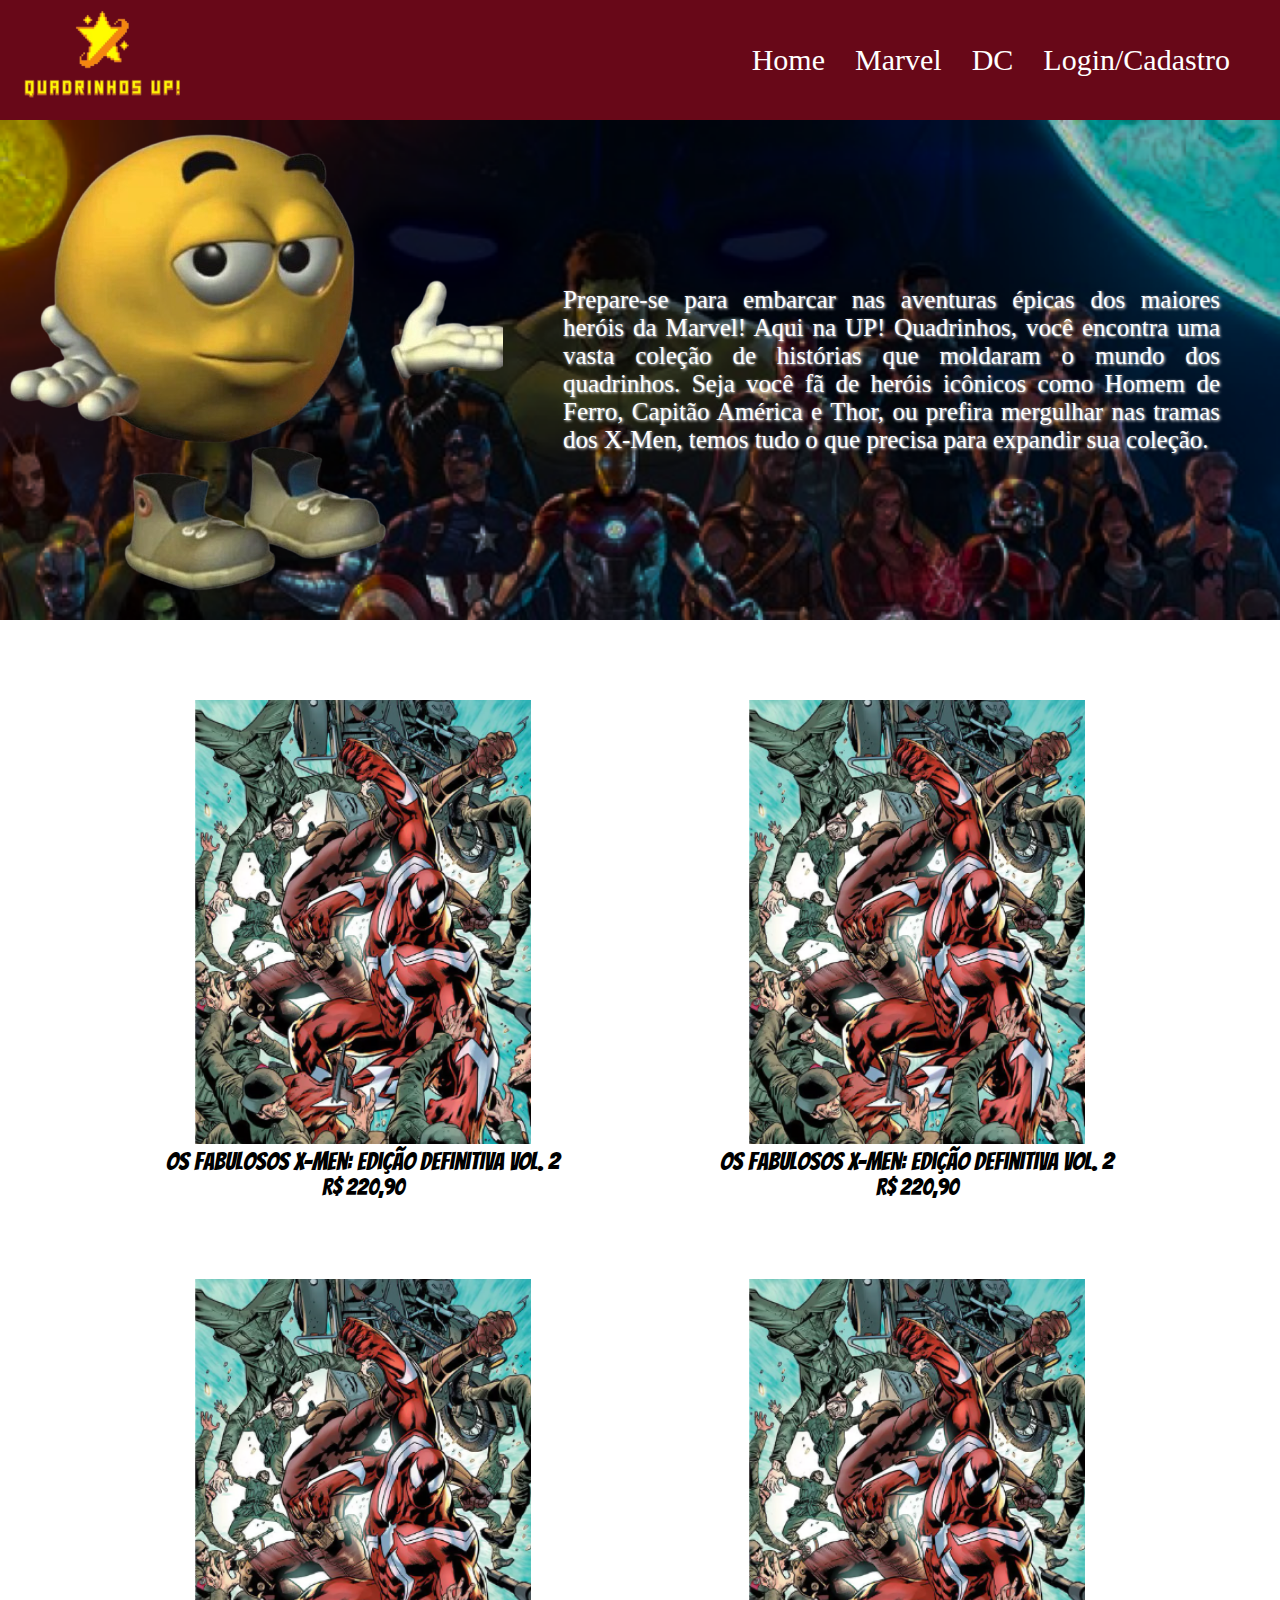
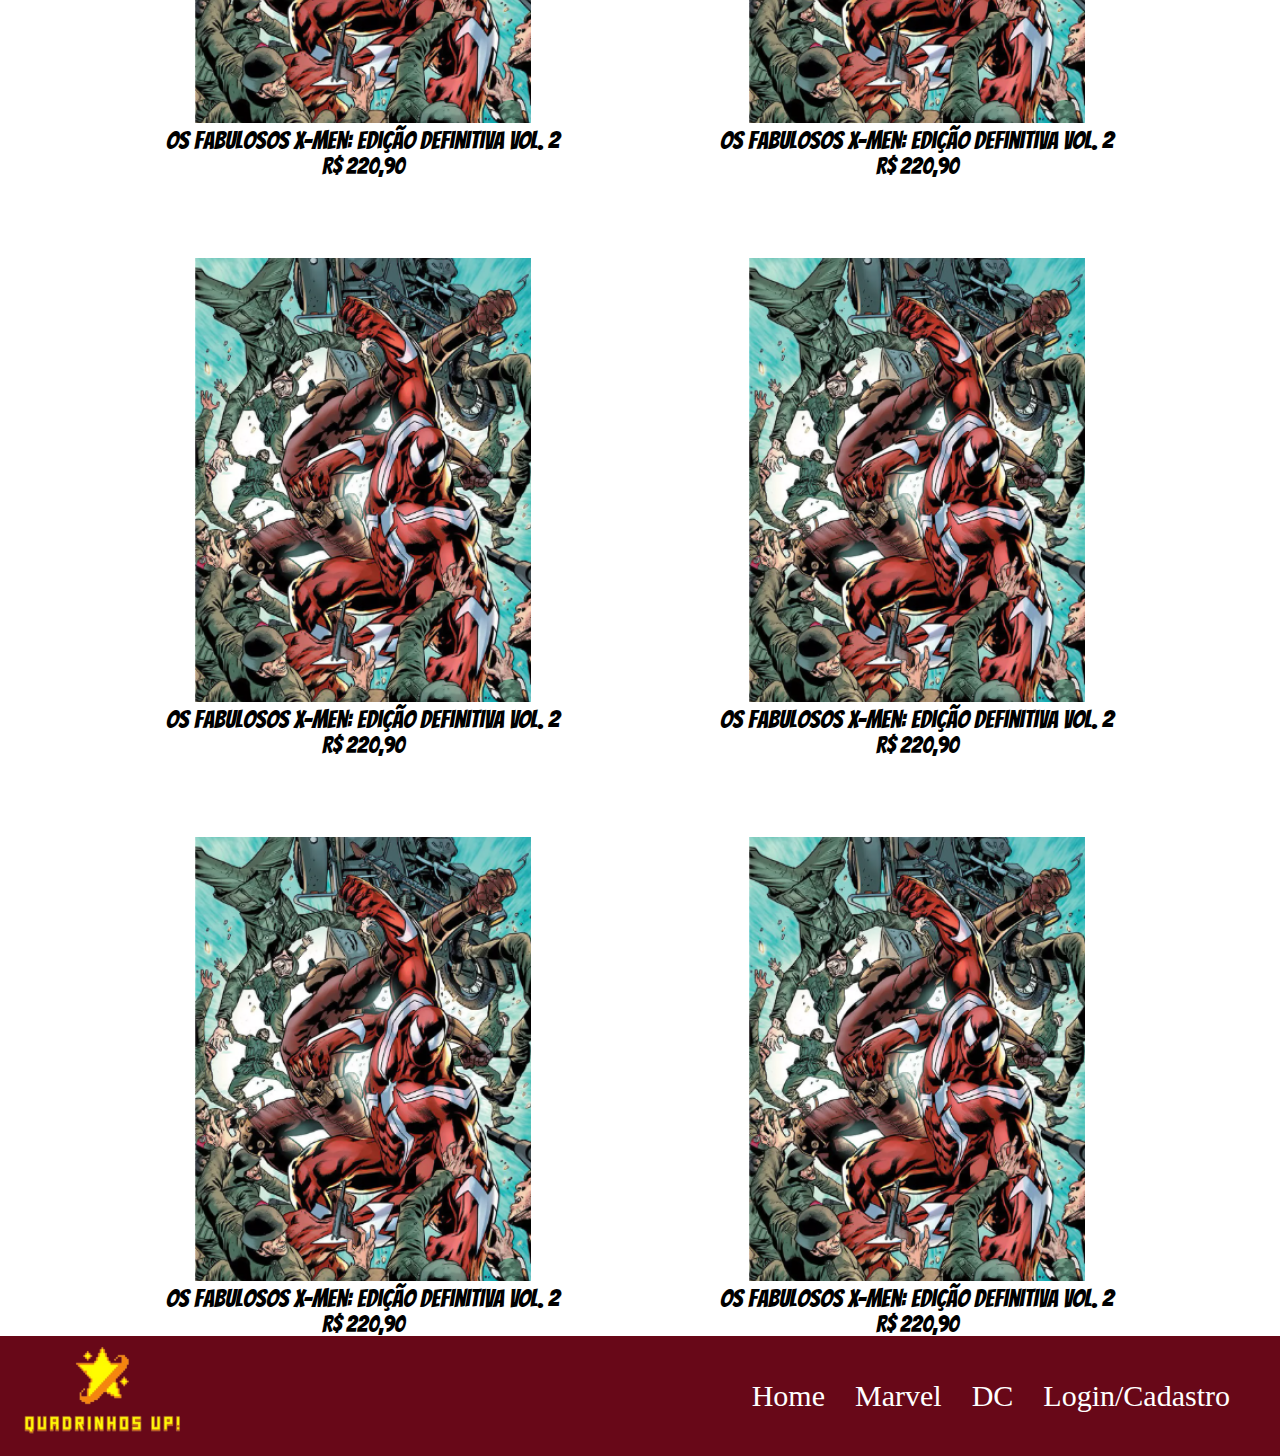
<file: EXERCICIO3/marvel.html>
<!DOCTYPE html>
<html lang="en">
<head>
    <meta charset="UTF-8">
    <meta name="viewport" content="width=device-width, initial-scale=1.0">
    <title>Quadrinhos Up</title>
    <link rel="stylesheet" href="marvel.css">
</head>
<body>
    <header class="top">

        <img src="/EXERCICIO3/imgs/logo.png" alt="" class="logo">

        <div class="teste2">
            <a href="index.html" class="botao">Home</a>
            <a href="marvel.html" class="botao">Marvel</a>
            <a href="dc.html" class="botao">DC</a>
            <a href="login.html" class="botao">Login/Cadastro</a>
        </div>
    </header>

    <section class="inicio">
         <img src="/EXERCICIO3/imgs/image-removebg-preview (17).png" alt="" class="emoji">

        <p class="text">Prepare-se para embarcar nas aventuras épicas dos maiores heróis da Marvel! Aqui na UP! Quadrinhos, você encontra uma vasta coleção de histórias que moldaram o mundo dos quadrinhos. Seja você fã de heróis icônicos como Homem de Ferro, Capitão América e Thor, ou prefira mergulhar nas tramas dos X-Men, temos tudo o que precisa para expandir sua coleção.</p>
    </section>

    <div class="caixas">
        <div class="caixa">
            <img src="/EXERCICIO3/imgs/image.png" alt="" class="img">
            <p class="titulo">Os Fabulosos X-Men: Edição
                Definitiva Vol. 2</p>
            <p class="subtitulo">R$ 220,90</p>
        </div>
        <div class="caixa">
            <img src="/EXERCICIO3/imgs/image.png" alt="" class="img">
            <p class="titulo">Os Fabulosos X-Men: Edição
                Definitiva Vol. 2</p>
            <p class="subtitulo">R$ 220,90</p>
        </div></div>



        <div class="caixas2">
        <div class="caixa2">
            <img src="/EXERCICIO3/imgs/image.png" alt="" class="img">
            <p class="titulo">Os Fabulosos X-Men: Edição
                Definitiva Vol. 2</p>
            <p class="subtitulo">R$ 220,90</p>
        </div>
        <div class="caixa2">
            <img src="/EXERCICIO3/imgs/image.png" alt="" class="img">
            <p class="titulo">Os Fabulosos X-Men: Edição
                Definitiva Vol. 2</p>
            <p class="subtitulo">R$ 220,90</p>
        </div></div>

        <div class="caixas2">
            <div class="caixa2">
                <img src="/EXERCICIO3/imgs/image.png" alt="" class="img">
                <p class="titulo">Os Fabulosos X-Men: Edição
                    Definitiva Vol. 2</p>
                <p class="subtitulo">R$ 220,90</p>
            </div>
            <div class="caixa2">
                <img src="/EXERCICIO3/imgs/image.png" alt="" class="img">
                <p class="titulo">Os Fabulosos X-Men: Edição
                    Definitiva Vol. 2</p>
                <p class="subtitulo">R$ 220,90</p>
            </div></div>
            <div class="caixas2">
                <div class="caixa2">
                    <img src="/EXERCICIO3/imgs/image.png" alt="" class="img">
                    <p class="titulo">Os Fabulosos X-Men: Edição
                        Definitiva Vol. 2</p>
                    <p class="subtitulo">R$ 220,90</p>
                </div>
                <div class="caixa2">
                    <img src="/EXERCICIO3/imgs/image.png" alt="" class="img">
                    <p class="titulo">Os Fabulosos X-Men: Edição
                        Definitiva Vol. 2</p>
                    <p class="subtitulo">R$ 220,90</p>
                </div></div>

                <header class="top">

                    <img src="/EXERCICIO3/imgs/logo.png" alt="" class="logo">
            
                    <div class="teste2">
                        <a href="index.html" class="botao">Home</a>
                        <a href="marvel.html" class="botao">Marvel</a>
                        <a href="dc.html" class="botao">DC</a>
                        <a href="login.html" class="botao">Login/Cadastro</a>
                    </div>
                </header>
</body>
</html>
</file>
<file: EXERCICIO2/estilo.css>
*{
    margin: 0;
    border: 0;
    padding: 0;}
@font-face {
    font-family: "display";
    src: url(/EXERCICIO2/fonts/PlayfairDisplay-VariableFont_wght.ttf);}
@font-face {
    font-family: "displaysc";
    src: url(/EXERCICIO2/fonts/PlayfairDisplaySC-Regular.ttf);}

.inicio{
    background-image: url(/EXERCICIO2/imgs/inicio.png);
    height: 620px;
    display: flex;
    align-items: center;
    padding-left: 50px;
    background-size: cover;}

h1{
    font-size: 50px;
    color: white;
    font-family: "displaysc";
    font-weight:100;
}

.partedois{
    gap: 60px;
    align-items: center;
    display: flex;}
.capa{
    height: 500px;
    width: 350px;
    padding: 50px 50px 50px 80px;}
.text{
    font-family: "display";
    font-size: 20px;
    width: 600px;}

h2{
    font-size: 45px;
    color: white;
    font-family: "display";
    font-weight:100;}

.inicio2{
    background-image: url(/EXERCICIO2/imgs/inicio2.png);
    height: 620px;
    display: flex;
    align-items: center;
    justify-content: center;
    padding-left: 50px;
    background-size: cover;}

.caixa{
    align-items: center;
    display: flex;
    padding: 80px 0px 80px 120px;}

.autor{
    font-size: 35px;
    align-items: center;
    font-family: "display";
    font-weight: 400;
    padding-left: 30px;}
.nome{
    font-size: 30px;
    font-family: "display";
    font-weight: 100;
    padding-left: 30px;}

.inicio3{
    background-image: url(/EXERCICIO2/imgs/inicio3.png);
    height: 620px;
    display: flex;
    align-items: center;
    justify-content: center;
    padding-left: 50px;
    background-size: cover;}

.text2{
    font-family: "display";
    font-size: 20px;
    width: 600px;
    padding-left: 80px;}
.casal{
    height: 500px;
    width: 400px;
    padding: 50px 50px 50px 80px;}

footer{
    background-color: #070B0D;
    height: 100px;
    align-items: center;
    justify-content: center;
    display: flex;}

button{
    transition: 0.3s ease-in-out;
    background-color: white;}
button :hover{
    cursor: pointer;
}
</file>
<file: EXERCICIO3/style.css>
*{
    margin: 0;
    padding: 0;
    border: 0;}

@font-face {
    font-family: "play";
    src: url(/EXERCICIO3/fonts/PlayfairDisplaySC-Regular.ttf);}

    @font-face {
        font-family: "bangers";
        src: url(/EXERCICIO3/fonts/Bangers-Regular.ttf);}

.top{
    align-items: center;
    display: flex;
    justify-content: space-between;
    background-color: #680818;}

a{  
    text-decoration: none;
    color: white;
    font-size: 30px ;}

.teste2{
    align-items: center;
    display: flex;
    align-items: center;
    gap: 30PX;
    padding-right: 50px;}

.logo{
    height: 120px;
    width: 200px;}

.inicio{
    display: flex;
    align-items: center;
    height: 500px;
    background-size: cover;
    background-image: url(/EXERCICIO3/imgs/img\ 1\ \(2\).png);}

.text{
    text-shadow: 1px 1px 3px white;
    font-family: "play2";
    text-align: justify;
    width: 800px;
    padding: 0px 60px;
    font-size: 25px;
    color: white;}


#revistas:hover{
        color: #680818;
        transform: scale(1.1);}
        
#revistas{
    cursor: pointer;
    padding-bottom: 30px;
    padding-left: 90px;
    padding-top: 60px;
    font-size: 50px;
    font-family: "bangers";
    transition: color 0.3s ease, transform 0.3s ease;}

.quadrinhos-container{
    display: grid;
    grid-template-columns: repeat(2, 1fr);
    margin-top: 20px;
    gap: 50px;
    justify-content: center;
    display: flex;}

.caixa{
    text-align: center;
    align-items: center;}

.titulo{
    text-align: center;
    font-family: "bangers";
    font-size: 25px;}
.subtitulo{
    text-align: center;
    font-family: "bangers";
    font-size: 23px;
}

.quadrinho{
    border-radius: 5px;
    height: 350px;
    width: 300px;}

.oculto{
    display: none;}


    #revistas2:hover{
        color: #680818;
        transform: scale(1.1);}
        
#revistas2{
    cursor: pointer;
    padding-bottom: 30px;
    padding-left: 90px;
    padding-top: 150px;
    font-size: 50px;
    font-family: "bangers";
    transition: color 0.3s ease, transform 0.3s ease;}

    #revistas3:hover{
        color: #680818;
        transform: scale(1.1);}
        
#revistas3{
    cursor: pointer;
    padding-bottom: 30px;
    padding-left: 90px;
    padding-top: 150px;
    font-size: 50px;
    font-family: "bangers";
    transition: color 0.3s ease, transform 0.3s ease;}

    a:hover{
        transform: scale(1.1);
    }

footer{
    margin-top: 180px;
    align-items: center;
    display: flex;
    justify-content: space-between;
    background-color: #680818;
}
</file>
<file: EXERCICIO1/estilo1.css>
@font-face {
    font-family: Mon;
    src: url(/EXERCICIOS1/Fonts/MontaguSlab-VariableFont_opsz\,wght.ttf);}

*{
    margin: 0;
    padding: 0;
    border: 0;
    font-family: "Mon";}

.container{
    background-color: #3D2A33;
    height: 60px;
    display: flex;
    align-items: center;
    justify-content: space-between;}

.nome{
    text-align: left;
    padding-left: 30px;
    padding-right: 30px;
    color: white;}

a {
    text-decoration: none;
    color: white;
   padding-left: 20px ;
    padding-right: 30px;
    transition: 0.5s ease-in-out;}

a:hover{
    color: #505371;}

.inicio{
    background-color:#794F47;
    height: 500px;
    padding-top: 40px;
    padding-left: 60px;
    padding-right: 60px;
    display: flex;
    justify-content: space-between;}
.curintia{
    height: 380px;
    width: 380px;
    border-radius: 5px;}
.texto{

    width: 700px;}
.titulo{
    color: white;
    font-size: 48px;
    font-weight: 500;}
.sobre{
    padding-top:15px ;
    color: white;
    font-weight: 100;
    font-size: 22px;}

.outraparte{
    background-color:#794F47;
    /* height: 500px; */
    display: flex;
    justify-content: space-between;}

.rede{
    padding-left: 50px;
    height: 80px;
    width: 80px;}


.kanye{
    justify-content: space-between;
    height: 450px;
    width: 350px;
    border-radius: 5px;
    padding-left: 60px;
    padding-bottom: 30px;}

.icones{
    padding-top: 20px;
    /* gap: 10px; */
    display: flex;}

h2{
    display: flex;
    justify-items: left;
    font-size: 48px;
    color: white;
    font-weight: 300;}

.tudo{
    padding-right: 280px;
    text-align: center;
    align-items: center;
    justify-content: center;}
</file>
<file: EXERCICIO1/estilo2.css>
@font-face {
    font-family: Mon;
    src: url(/EXERCICIOS1/Fonts/MontaguSlab-VariableFont_opsz\,wght.ttf);}

*{
    margin: 0;
    padding: 0;
    border: 0;
    font-family: "Mon";}

.container{
    background-color: #3D2A33;
    height: 60px;
    display: flex;
    align-items: center;
    justify-content: space-between;}

.nome{
    text-align: left;
    padding-left: 30px;
    padding-right: 30px;
    color: white;}

a {
    text-decoration: none;
    color: white;
   padding-left: 20px ;
    padding-right: 30px;
    transition: 0.5s ease-in-out;}

a:hover{
    color: #505371;}

.inicio{
    background-color:#794F47;
    height: 400px;
    padding-top: 40px;
    padding-left: 40px;
    padding-right: 60px;
    display: flex;
    justify-content: space-between;}

.texto{
    width: 700px;}
.titulo{
    padding-top: 30px;
    color: white;
    font-size: 48px;
    font-weight: 500;}
.sobre{
    width: 1200px;
    padding-top:15px ;
    color: white;
    font-weight: 100;
    font-size: 22px;}

.cantores{
    background-color:#794F47;
    padding-left: 40px;}

.caixas{
    justify-content: center;
    display: flex;
    gap: 60px;}
.caixa{
    text-align:  center;}
.artista{
    width: 380px;
    height: 380px;
    padding-top: 40px;}
.nomecantor{
    color: white;
    font-size: 25px;}
.music{
    padding-bottom:80px;
    color: white;
    font-size: 20px;
    font-weight: 200;
}
</file>
<file: EXERCICIO1/estilo3.css>
@font-face {
    font-family: Mon;
    src: url(/EXERCICIOS1/Fonts/MontaguSlab-VariableFont_opsz\,wght.ttf);}

*{
    margin: 0;
    padding: 0;
    border: 0;
    font-family: "Mon";}

.container{
    background-color: #3D2A33;
    height: 60px;
    display: flex;
    align-items: center;
    justify-content: space-between;}

.nome{
    text-align: left;
    padding-left: 30px;
    padding-right: 30px;
    color: white;}

a {
    text-decoration: none;
    color: white;
   padding-left: 20px ;
    padding-right: 30px;
    transition: 0.5s ease-in-out;}

a:hover{
    color: #505371;}

.inicio{
    background-color:#794F47;
    height: 300px;
    padding-top: 40px;
    padding-left: 40px;
    padding-right: 60px;
    display: flex;
    justify-content: space-between;}

.texto{
    width: 700px;}
.titulo{
    padding-top: 30px;
    color: white;
    font-size: 48px;}
.sobre{
    width: 1200px;
    padding-top:15px ;
    color: white;
    font-weight: 100;
    font-size: 22px;}
.caixas{
    justify-content: center;
    display: flex;
    gap: 80px;}
            
.caixa{
    text-align:  center;}

.amigos{
    width: 350px;
    height: 400px;
    padding-top: 50px;
    padding-bottom: 30px;}

.cantores{
    background-color:#794F47;
    padding-left: 40px;}
</file>
<file: EXERCICIO3/marvel.css>
*{
    margin: 0;
    padding: 0;
    border: 0;}

@font-face {
    font-family: "play";
    src: url(/EXERCICIO3/fonts/PlayfairDisplaySC-Regular.ttf);}

    @font-face {
        font-family: "bangers";
        src: url(/EXERCICIO3/fonts/Bangers-Regular.ttf);}

.top{
    align-items: center;
    display: flex;
    justify-content: space-between;
    background-color: #680818;}

a{  
    text-decoration: none;
    color: white;
    font-size: 30px ;}

.teste2{
    align-items: center;
    display: flex;
    align-items: center;
    gap: 30PX;
    padding-right: 50px;}

.logo{
    height: 120px;
    width: 200px;}

    .inicio{
        display: flex;
        align-items: center;
        height: 500px;
        background-size: cover;
        background-image: url(/EXERCICIO3/imgs/image\ \(11\).png);}
    
    .text{
        text-shadow: 1px 1px 3px white;
        font-family: "play2";
        text-align: justify;
        width: 800px;
        padding: 0px 60px;
        font-size: 25px;
        color: white;}

        .titulo{
            text-align: center;
            font-family: "bangers";
            font-size: 25px;}
        .subtitulo{
            text-align: center;
            font-family: "bangers";
            font-size: 23px;}

.caixas, .caixas2{
    gap: 160px;
    justify-content: center;
    display: flex;
    align-items: center;
    }
.caixa, .caixa2{
    padding-top: 80px;
    text-align: center;
    align-items: center;}

a:hover{
    transform: scale(1.1);
}
</file>
<file: EXERCICIO3/login.css>
* {
    margin: 0;
    padding: 0;
    border: 0;
}

@font-face {
    font-family: "play";
    src: url(/EXERCICIO3/fonts/PlayfairDisplaySC-Regular.ttf);
}

@font-face {
    font-family: "bangers";
    src: url(/EXERCICIO3/fonts/Bangers-Regular.ttf);
}

.top{
    align-items: center;
    display: flex;
    justify-content: space-between;
    background-color: #680818;}

a {  
    text-decoration: none;
    color: white;
    font-size: 30px;
}

.teste2{
    align-items: center;
    display: flex;
    align-items: center;
    gap: 30PX;
    padding-right: 50px;}

a:hover {
    transform: scale(1.1);
}

.logo{
    height: 120px;
    width: 200px;}

.inicio {
    text-align: center;
    display: flex;
    justify-content: center;
    align-items: center;
    height: calc(100vh - 80px); 
}

.texts {
    flex-direction: column;
    display: flex;
    gap: 10px; 
}

input {
    width: 530px;
    padding: 10px;
    font-size: 16px;
    border: 1px solid #ccc;
    border-radius: 5px;
}

.enviar {
    padding: 10px;
    font-size: 18px;
    background-color: #680818; 
    color: white;
    border: none;
    border-radius: 5px;
    cursor: pointer;
}

.enviar:hover {
    background-color: #900909; 
}
</file>
